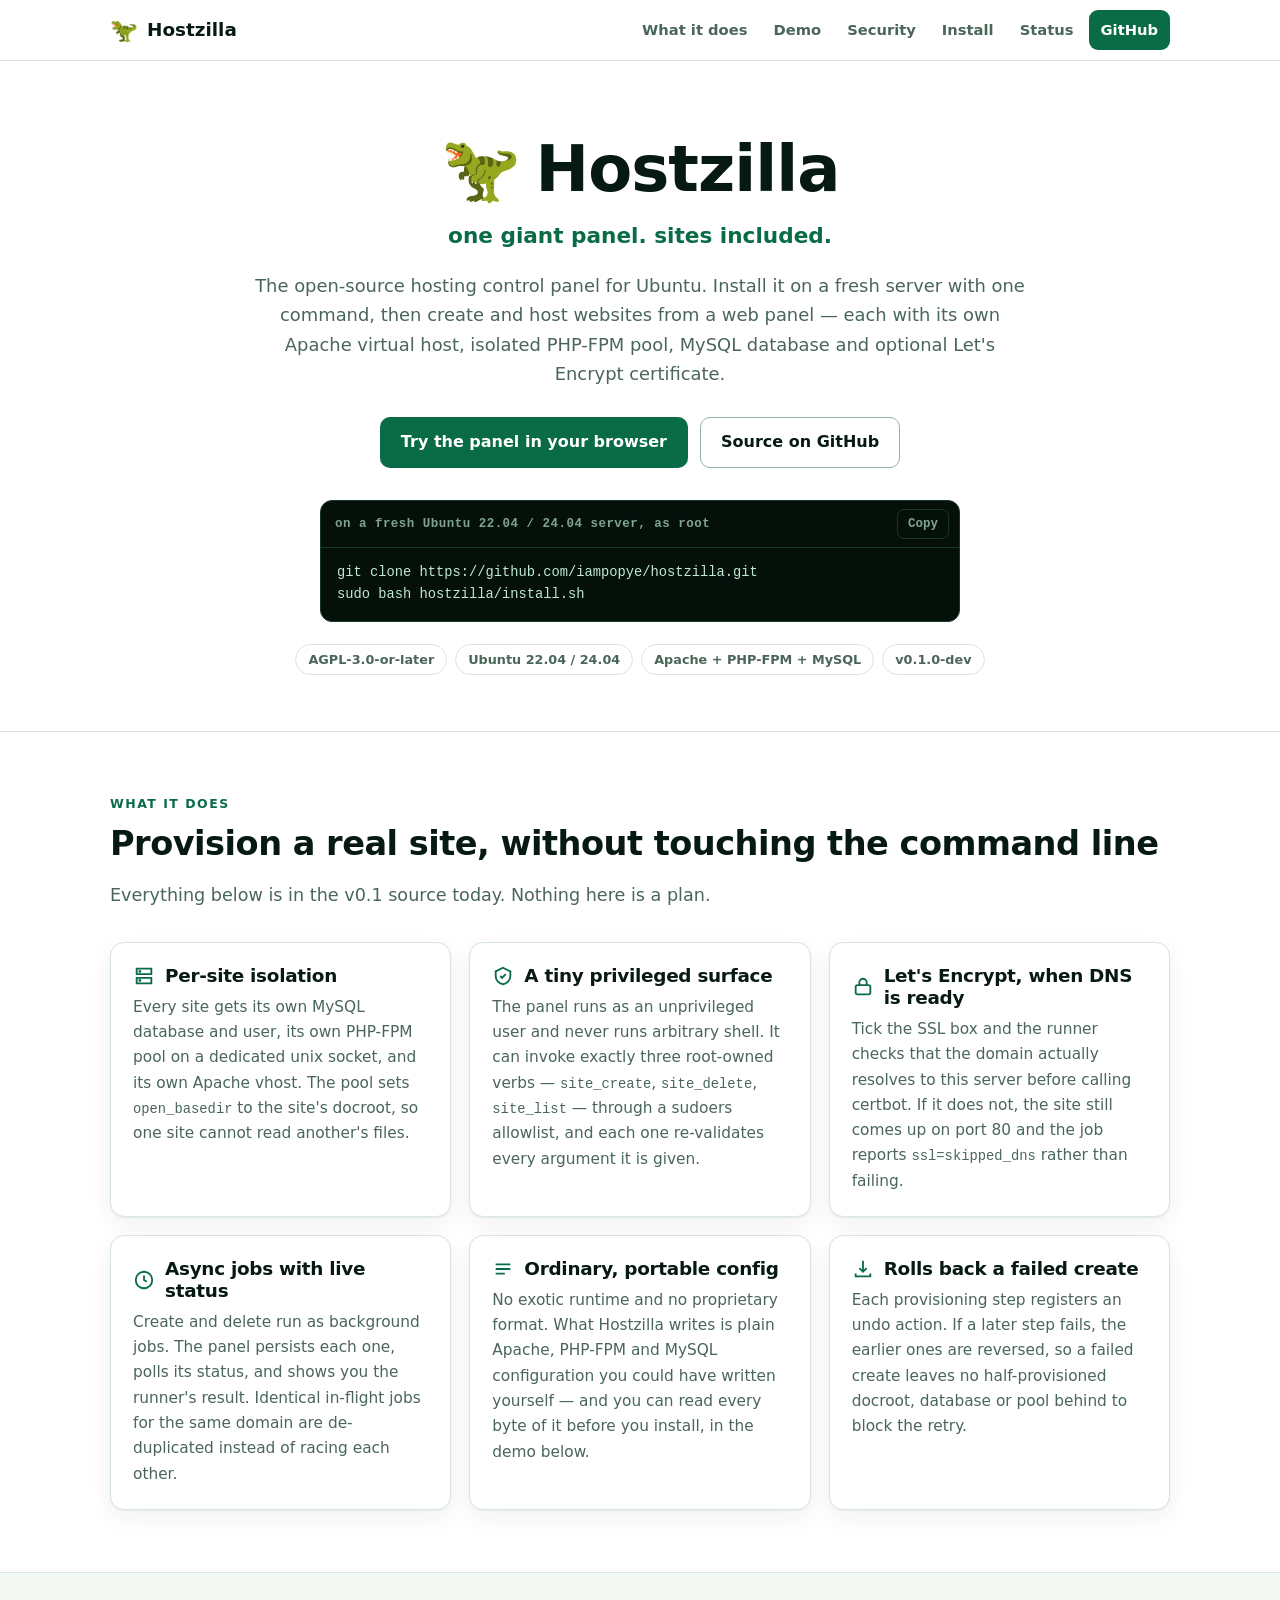
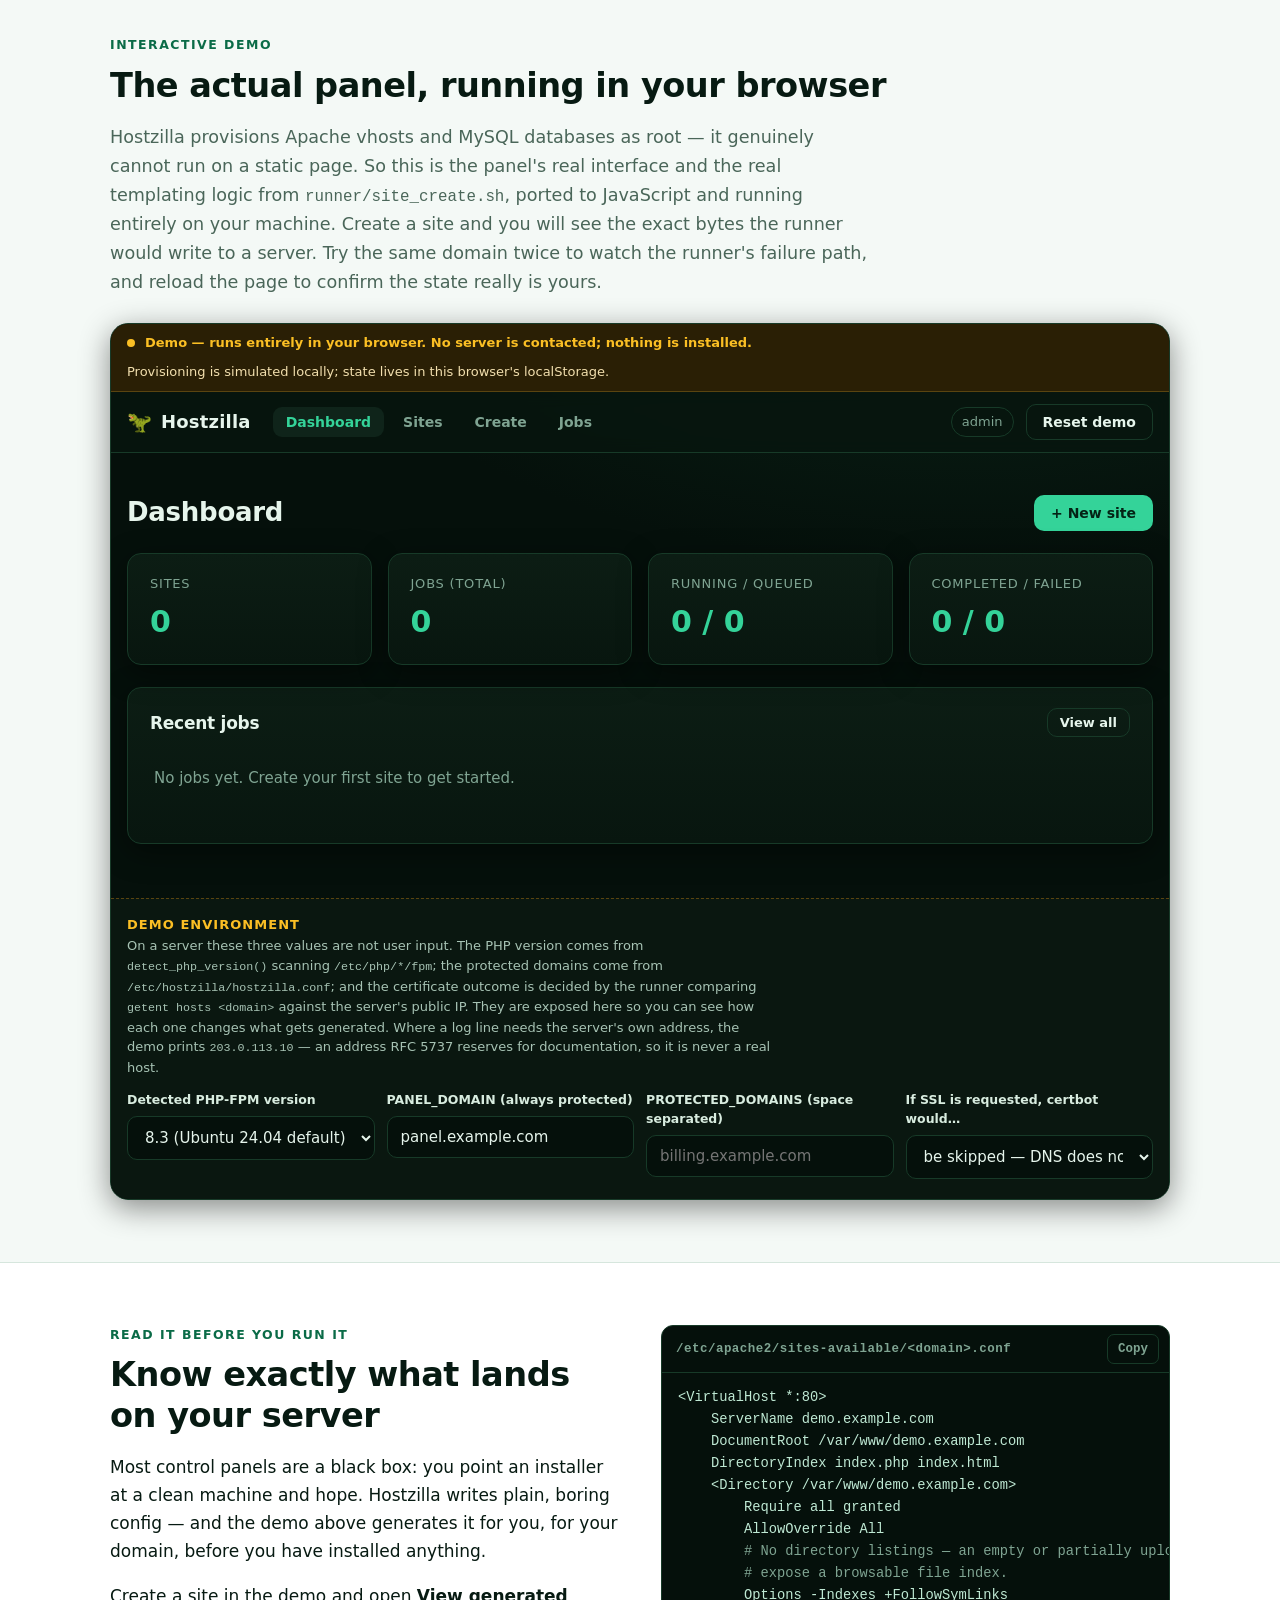
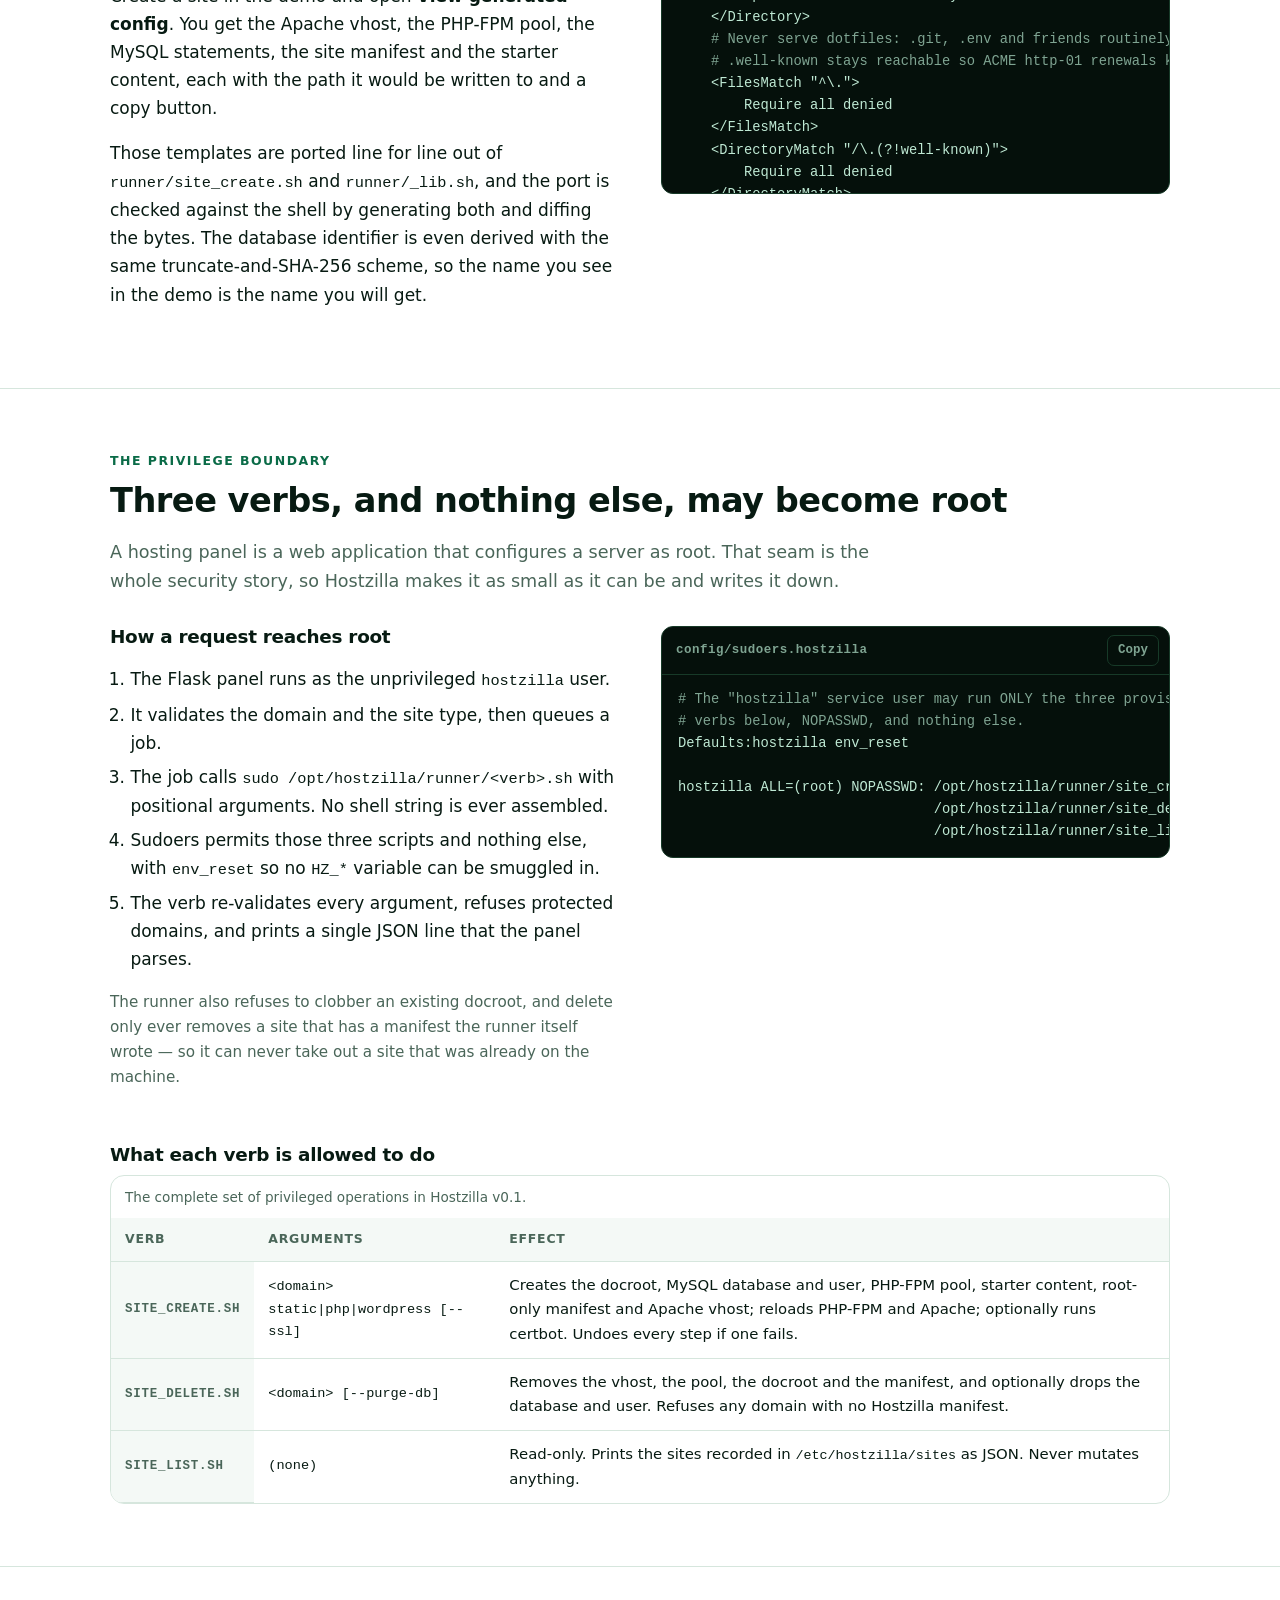
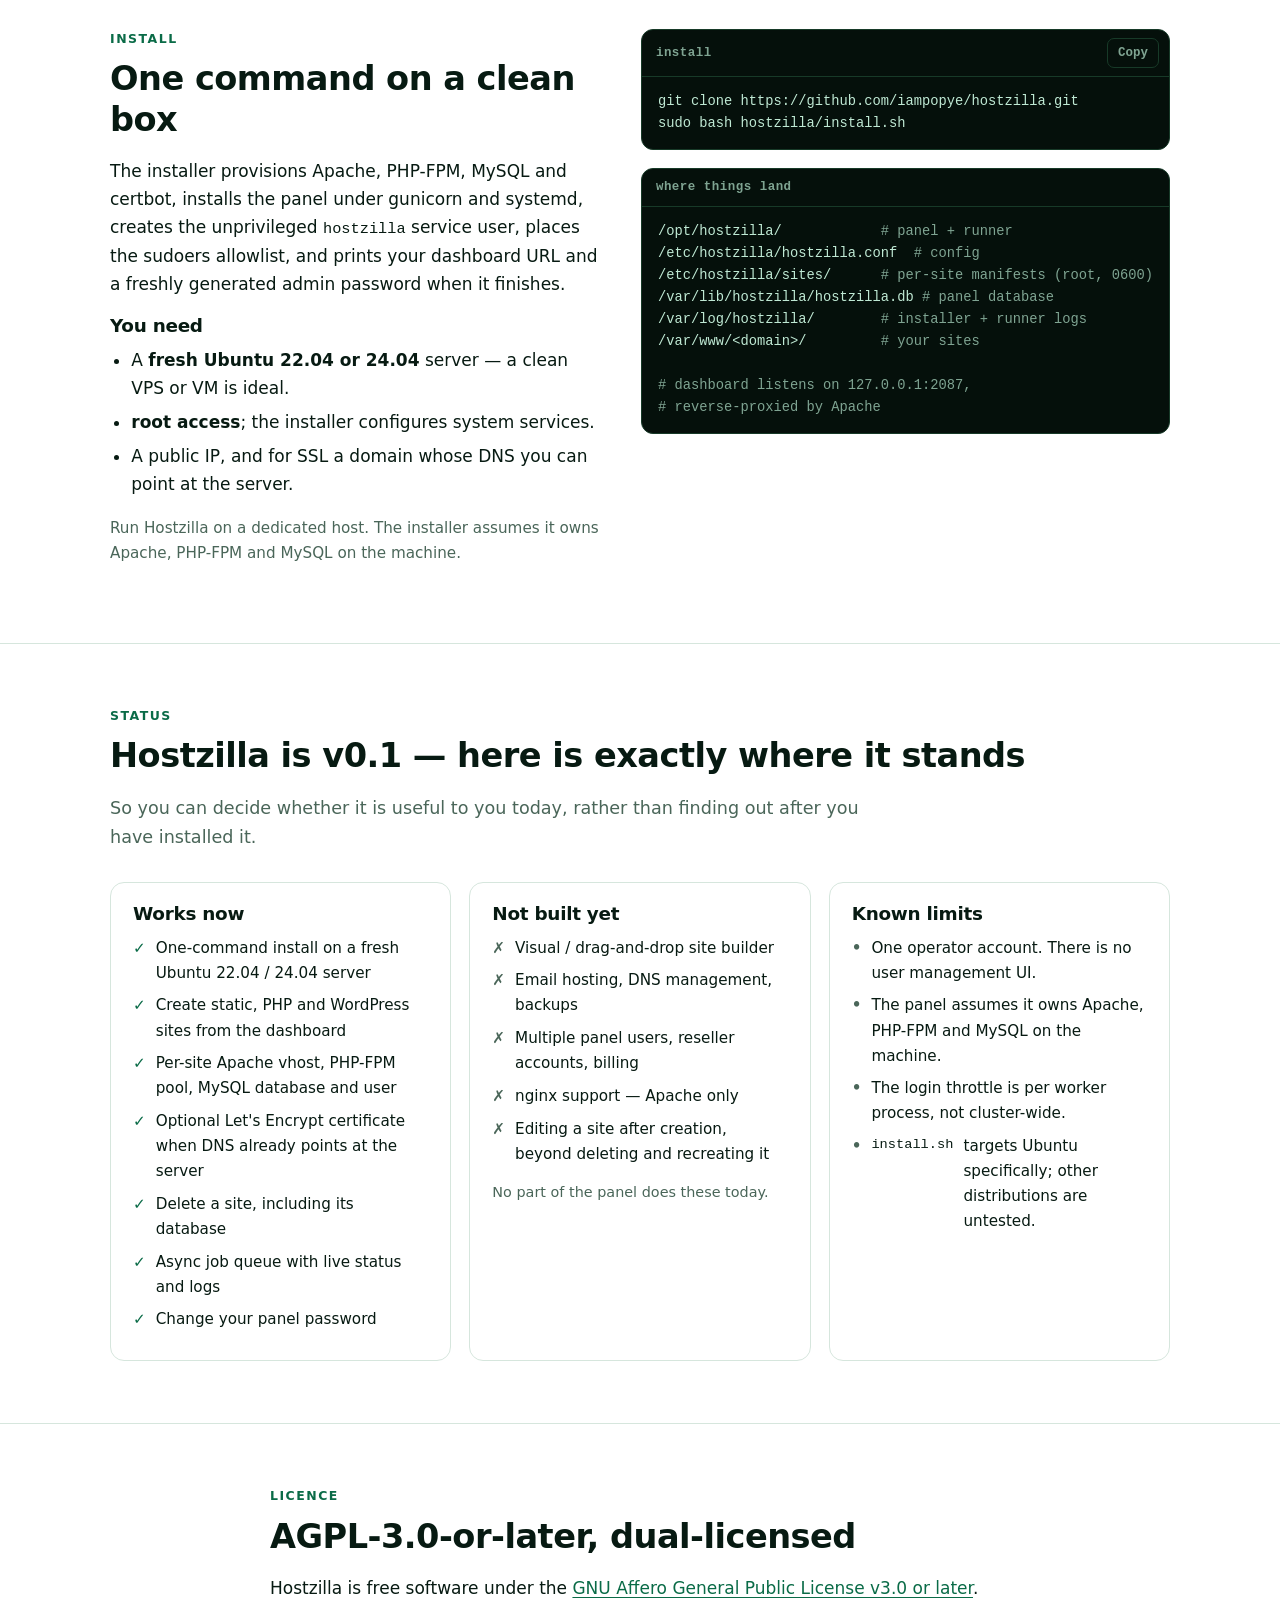
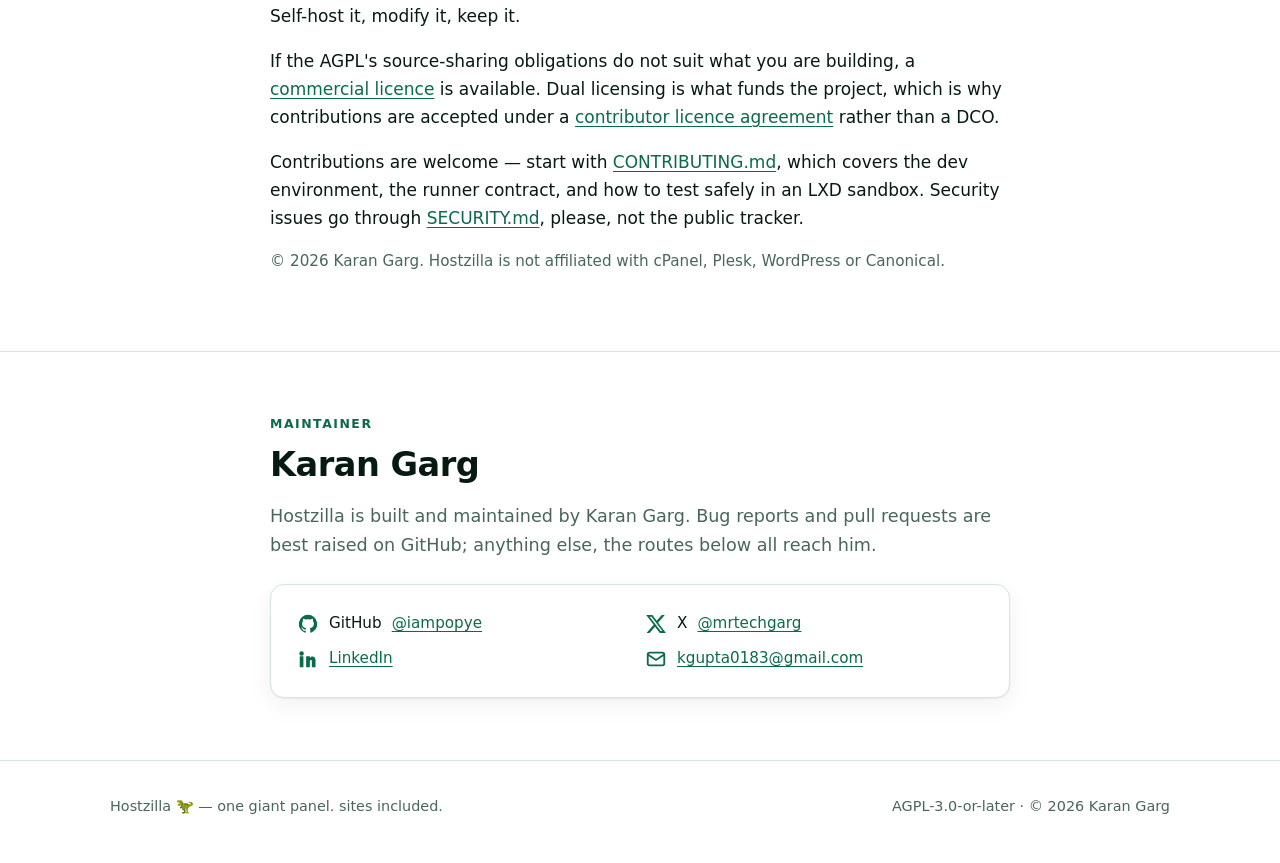
<file: docs/index.html>
<!DOCTYPE html>
<html lang="en">
<head>
<meta charset="utf-8">
<meta name="viewport" content="width=device-width, initial-scale=1">
<title>Hostzilla — the open-source hosting control panel for Ubuntu</title>
<meta name="description" content="Hostzilla is an AGPL-3.0 hosting control panel for Ubuntu. Install on a fresh server with one command, then create sites with an Apache vhost, an isolated PHP-FPM pool, a MySQL database and optional Let's Encrypt SSL — provisioned through an allowlisted privileged runner, never arbitrary shell.">
<meta name="author" content="Karan Garg">
<meta name="theme-color" content="#05100b">
<link rel="canonical" href="https://iampopye.github.io/hostzilla/">
<link rel="icon" href="data:image/svg+xml,%3Csvg%20xmlns=%22http://www.w3.org/2000/svg%22%20viewBox=%220%200%20100%20100%22%3E%3Ctext%20y=%22.9em%22%20font-size=%2290%22%3E%F0%9F%A6%96%3C/text%3E%3C/svg%3E">

<meta property="og:type" content="website">
<meta property="og:site_name" content="Hostzilla">
<meta property="og:title" content="Hostzilla — the open-source hosting control panel for Ubuntu">
<meta property="og:description" content="One command on a fresh Ubuntu server, then create and host sites from a web panel. Apache vhost, isolated PHP-FPM pool, MySQL database, optional Let's Encrypt SSL. AGPL-3.0.">
<meta property="og:url" content="https://iampopye.github.io/hostzilla/">
<meta property="og:locale" content="en">
<meta name="twitter:card" content="summary">
<meta name="twitter:title" content="Hostzilla — the open-source hosting control panel for Ubuntu">
<meta name="twitter:description" content="One command on a fresh Ubuntu server, then create and host sites from a web panel. Apache vhost, isolated PHP-FPM pool, MySQL database, optional Let's Encrypt SSL. AGPL-3.0.">
<meta name="twitter:creator" content="@mrtechgarg">

<script type="application/ld+json">
{
  "@context": "https://schema.org",
  "@type": "SoftwareApplication",
  "name": "Hostzilla",
  "alternateName": "Hostzilla control panel",
  "description": "An open-source hosting control panel for Ubuntu. Install on a fresh server with one command, then create and host websites from a web panel: each site gets an Apache virtual host, an isolated PHP-FPM pool, a MySQL database and user, and optional Let's Encrypt SSL. Provisioning runs through an allowlisted privileged shell runner rather than arbitrary shell.",
  "applicationCategory": "DeveloperApplication",
  "applicationSubCategory": "Hosting control panel",
  "operatingSystem": "Ubuntu 22.04, Ubuntu 24.04",
  "softwareVersion": "0.1.0-dev",
  "url": "https://iampopye.github.io/hostzilla/",
  "codeRepository": "https://github.com/iampopye/hostzilla",
  "license": "https://www.gnu.org/licenses/agpl-3.0.html",
  "programmingLanguage": ["Python", "Shell", "JavaScript"],
  "isAccessibleForFree": true,
  "offers": {
    "@type": "Offer",
    "price": "0",
    "priceCurrency": "USD"
  },
  "author": {
    "@type": "Person",
    "name": "Karan Garg",
    "url": "https://github.com/iampopye"
  },
  "maintainer": {
    "@type": "Person",
    "name": "Karan Garg",
    "url": "https://github.com/iampopye"
  }
}
</script>

<style>
/* ==========================================================================
   Hostzilla landing page. Entirely self-contained: no external stylesheet,
   font, script or image. System font stacks and inline SVG only.
   ========================================================================== */

/* ---- tokens: light by default, dark via prefers-color-scheme ------------ */
:root {
  --bg:          #ffffff;
  --bg-2:        #f4f9f6;
  --surface:     #ffffff;
  --line:        #d6e6dd;
  --line-strong: #93b3a3;
  --text:        #071a12;
  --muted:       #4a6659;
  --accent:      #0a6b47;
  --accent-ink:  #ffffff;
  --code-bg:     #05100b;
  --code-line:   #173a28;
  --code-text:   #bfe9d4;
  --code-muted:  #7fa492;
  --shadow:      0 1px 2px rgba(7, 26, 18, .06), 0 8px 24px rgba(7, 26, 18, .06);
  --radius:      14px;
  --sans: system-ui, -apple-system, "Segoe UI", Roboto, Helvetica, Arial, "Noto Sans", sans-serif;
  --mono: ui-monospace, SFMono-Regular, "SF Mono", Menlo, Consolas, "Liberation Mono", monospace;
}

@media (prefers-color-scheme: dark) {
  :root {
    --bg:          #05100b;
    --bg-2:        #08160f;
    --surface:     #0c1d14;
    --line:        #173a28;
    --line-strong: #2c5b42;
    --text:        #e6f5ec;
    --muted:       #7fa492;
    --accent:      #34d399;
    --accent-ink:  #042315;
    --code-bg:     #030b07;
    --shadow:      0 8px 30px rgba(0, 0, 0, .45);
  }
}

* { box-sizing: border-box; }

html { scroll-behavior: smooth; }
@media (prefers-reduced-motion: reduce) {
  html { scroll-behavior: auto; }
  *, *::before, *::after { animation-duration: .001ms !important; transition-duration: .001ms !important; }
}

body {
  margin: 0;
  background: var(--bg);
  color: var(--text);
  font-family: var(--sans);
  font-size: 17px;
  line-height: 1.65;
  -webkit-text-size-adjust: 100%;
  overflow-wrap: break-word;
}

h1, h2, h3, h4 { line-height: 1.2; margin: 0 0 .5em; font-weight: 800; letter-spacing: -.015em; }
h2 { font-size: clamp(1.5rem, 1.1rem + 1.6vw, 2.1rem); }
h3 { font-size: 1.15rem; font-weight: 700; }
p { margin: 0 0 1em; }
ul { margin: 0 0 1em; padding-left: 1.25em; }
li { margin-bottom: .35em; }

a { color: var(--accent); text-underline-offset: 3px; }
a:hover { text-decoration-thickness: 2px; }

:focus-visible {
  outline: 3px solid var(--accent);
  outline-offset: 2px;
  border-radius: 4px;
}

code, kbd, samp, pre { font-family: var(--mono); }
code { font-size: .9em; }

.wrap { max-width: 1100px; margin: 0 auto; padding: 0 20px; }
.narrow { max-width: 780px; }

.skip-link {
  position: absolute; left: -9999px; top: 0;
  background: var(--accent); color: var(--accent-ink);
  padding: 10px 16px; border-radius: 0 0 8px 0; font-weight: 700; z-index: 100;
}
.skip-link:focus { left: 0; }

.muted { color: var(--muted); }
.mono { font-family: var(--mono); }
.nowrap { white-space: nowrap; }

/* ---- site header -------------------------------------------------------- */
.site-header {
  position: sticky; top: 0; z-index: 40;
  background: color-mix(in srgb, var(--bg) 88%, transparent);
  backdrop-filter: blur(10px);
  border-bottom: 1px solid var(--line);
}
@supports not (background: color-mix(in srgb, red 50%, blue)) {
  .site-header { background: var(--bg); }
}
.header-inner {
  display: flex; align-items: center; gap: 18px;
  padding: 10px 20px; max-width: 1100px; margin: 0 auto;
}
.logo {
  display: flex; align-items: center; gap: 9px;
  font-weight: 800; font-size: 1.15rem; color: var(--text); text-decoration: none;
}
.logo .rex { font-size: 1.4rem; line-height: 1; }
.header-nav { margin-left: auto; display: flex; align-items: center; gap: 4px; flex-wrap: wrap; }
.header-nav a {
  color: var(--muted); text-decoration: none; font-size: .92rem; font-weight: 600;
  padding: 7px 11px; border-radius: 9px;
}
.header-nav a:hover { color: var(--text); background: var(--bg-2); }
.header-nav a.cta {
  color: var(--accent-ink); background: var(--accent); border: 1px solid transparent;
}
.header-nav a.cta:hover { filter: brightness(1.08); color: var(--accent-ink); }
@media (max-width: 640px) {
  .header-nav a.hide-sm { display: none; }
}

/* ---- sections ----------------------------------------------------------- */
section { padding: 62px 0; border-top: 1px solid var(--line); }
section:first-of-type { border-top: 0; }
.eyebrow {
  display: block; font-size: .78rem; font-weight: 800; letter-spacing: .12em;
  text-transform: uppercase; color: var(--accent); margin-bottom: 10px;
}
.lede { font-size: 1.1rem; color: var(--muted); max-width: 68ch; }

/* ---- hero --------------------------------------------------------------- */
.hero { padding: 70px 0 56px; text-align: center; border-top: 0; }
.hero h1 {
  font-size: clamp(2.4rem, 1.6rem + 4vw, 4rem);
  margin-bottom: .15em;
  display: flex; align-items: center; justify-content: center; gap: .25em; flex-wrap: wrap;
}
.hero .tagline {
  font-size: clamp(1.05rem, .95rem + .6vw, 1.35rem);
  font-weight: 600; color: var(--accent); margin: 0 0 .8em;
}
.hero .lede { margin: 0 auto 1.6em; font-size: 1.12rem; }
.hero-actions { display: flex; gap: 12px; justify-content: center; flex-wrap: wrap; margin-bottom: 32px; }

.btn {
  display: inline-flex; align-items: center; gap: 8px;
  border: 1px solid transparent; border-radius: 10px;
  padding: 11px 20px; font-size: 1rem; font-weight: 700;
  font-family: inherit; cursor: pointer; text-decoration: none;
}
.btn-primary { background: var(--accent); color: var(--accent-ink); }
.btn-primary:hover { filter: brightness(1.08); }
.btn-ghost { background: transparent; color: var(--text); border-color: var(--line-strong); }
.btn-ghost:hover { background: var(--bg-2); }

.pill-row { display: flex; gap: 8px; justify-content: center; flex-wrap: wrap; }
.pill {
  font-size: .8rem; font-weight: 700; color: var(--muted);
  border: 1px solid var(--line); border-radius: 999px; padding: 4px 12px;
}

/* ---- code blocks -------------------------------------------------------- */
.code {
  position: relative;
  background: var(--code-bg);
  border: 1px solid var(--code-line);
  border-radius: 12px;
  text-align: left;
  overflow: hidden;
}
.code-head {
  display: flex; align-items: center; justify-content: space-between; gap: 12px;
  padding: 8px 10px 8px 14px;
  border-bottom: 1px solid var(--code-line);
  font-size: .78rem; font-weight: 700; letter-spacing: .04em;
  color: var(--code-muted); font-family: var(--mono);
}
.code pre {
  margin: 0; padding: 14px 16px;
  overflow-x: auto;
  font-size: .86rem; line-height: 1.6;
  color: var(--code-text);
}
.code pre .c { color: var(--code-muted); }
.code pre .p { color: #34d399; }
.copy-btn {
  background: transparent; border: 1px solid var(--code-line); color: var(--code-muted);
  border-radius: 7px; padding: 4px 10px; font: inherit; font-size: .78rem; font-weight: 700;
  cursor: pointer; white-space: nowrap;
}
.copy-btn:hover { color: #d8f5e6; border-color: #2c5b42; background: rgba(52, 211, 153, .08); }
.copy-btn[data-copied="1"] { color: #34d399; border-color: #2c5b42; }
.hero .code { max-width: 640px; margin: 0 auto 22px; }

/* ---- feature grid ------------------------------------------------------- */
.grid { display: grid; gap: 18px; grid-template-columns: repeat(auto-fit, minmax(270px, 1fr)); }
.tile {
  background: var(--surface); border: 1px solid var(--line);
  border-radius: var(--radius); padding: 22px; box-shadow: var(--shadow);
}
.tile h3 { display: flex; align-items: center; gap: 10px; margin-bottom: .4em; }
.tile p:last-child { margin-bottom: 0; }
.tile p { font-size: .96rem; color: var(--muted); }
.ico { flex: none; width: 22px; height: 22px; color: var(--accent); }

/* ---- two-column split --------------------------------------------------- */
.split { display: grid; gap: 30px; grid-template-columns: 1fr; align-items: start; }
@media (min-width: 900px) { .split { grid-template-columns: 1fr 1fr; gap: 42px; } }
.split .code pre { max-height: 420px; }

/* ---- status lists ------------------------------------------------------- */
.status-grid { display: grid; gap: 18px; grid-template-columns: repeat(auto-fit, minmax(280px, 1fr)); }
.status-col { background: var(--surface); border: 1px solid var(--line); border-radius: var(--radius); padding: 20px 22px; }
.status-col h3 { margin-bottom: .6em; }
.status-col ul { list-style: none; padding: 0; margin: 0; }
.status-col li { display: flex; gap: 10px; align-items: flex-start; font-size: .95rem; margin-bottom: .5em; }
.status-col li::before { flex: none; font-weight: 800; line-height: 1.6; }
.yes li::before { content: "✓"; color: var(--accent); }
.no li::before  { content: "✗"; color: var(--muted); }
.lim li::before { content: "•"; color: var(--muted); }

/* ---- tables ------------------------------------------------------------- */
.table-scroll { overflow-x: auto; border: 1px solid var(--line); border-radius: var(--radius); }
.table-scroll table { border-collapse: collapse; width: 100%; min-width: 620px; font-size: .93rem; }
.table-scroll th, .table-scroll td { text-align: left; padding: 11px 14px; border-bottom: 1px solid var(--line); }
.table-scroll th { background: var(--bg-2); font-size: .78rem; text-transform: uppercase; letter-spacing: .06em; color: var(--muted); }
.table-scroll tr:last-child td { border-bottom: 0; }
.table-scroll td.mono { font-size: .85rem; }

/* ---- contact ------------------------------------------------------------ */
.contact-card {
  background: var(--surface); border: 1px solid var(--line);
  border-radius: var(--radius); padding: 26px; box-shadow: var(--shadow);
}
.contact-list { list-style: none; padding: 0; margin: 0; display: grid; gap: 10px; grid-template-columns: repeat(auto-fit, minmax(230px, 1fr)); }
.contact-list li { display: flex; align-items: center; gap: 10px; margin: 0; font-size: .95rem; }

/* ---- footer ------------------------------------------------------------- */
.site-footer {
  border-top: 1px solid var(--line); padding: 34px 0 44px;
  color: var(--muted); font-size: .9rem;
}
.site-footer .wrap { display: flex; gap: 14px; flex-wrap: wrap; justify-content: space-between; align-items: center; }

/* ==========================================================================
   DEMO
   The block below is panel/static/hostzilla.css, scoped under .hzp so the
   demo really is the product's interface rather than a lookalike. The panel
   ships a single dark theme, so the demo stays dark in both page themes —
   showing it in an invented light theme would misrepresent the software.
   ========================================================================== */
.demo-shell { background: var(--bg-2); border-top: 1px solid var(--line); }

.hzp {
  --bg:        #05100b;
  --bg-2:      #08160f;
  --panel:     #0c1d14;
  --panel-2:   #0f241a;
  --line:      #173a28;
  --emerald:   #34d399;
  --emerald-2: #10b981;
  --emerald-dim: #1f6f51;
  --text:      #e6f5ec;
  --muted:     #7fa492;
  --danger:    #f87171;
  --danger-bg: #2a1212;
  --warn:      #fbbf24;
  --radius:    14px;
  --shadow:    0 8px 30px rgba(0,0,0,.45);

  background: radial-gradient(1200px 600px at 80% -10%, #0a2418 0%, var(--bg) 55%);
  color: var(--text);
  font-family: var(--sans);
  font-size: 15px;
  line-height: 1.5;
  border: 1px solid var(--line);
  border-radius: 18px;
  overflow: hidden;
  box-shadow: var(--shadow);
}
.hzp * { box-sizing: border-box; }
.hzp a { color: var(--emerald); text-decoration: none; }
.hzp a:hover { text-decoration: underline; }
.hzp :focus-visible { outline: 3px solid var(--emerald); outline-offset: 2px; }
.hzp .mono, .hzp .log, .hzp pre { font-family: var(--mono); }
.hzp .muted { color: var(--muted); }
.hzp .error-text { color: var(--danger); }
.hzp .right { text-align: right; }
.hzp .hidden { display: none !important; }

/* ---- honesty badge: pinned to the top of the panel, always on screen ---- */
.hz-honesty {
  position: sticky; top: 0; z-index: 30;
  display: flex; align-items: center; gap: 10px; flex-wrap: wrap;
  padding: 9px 16px;
  background: #2a1f05;
  border-bottom: 1px solid #5a4410;
  color: #fbbf24;
  font-size: 13px; font-weight: 700;
}
.hz-honesty .dot { flex: none; width: 8px; height: 8px; border-radius: 50%; background: #fbbf24; }
.hz-honesty span.detail { font-weight: 500; color: #f2dfae; }

/* ---- top nav ---- */
.hzp .topnav {
  background: rgba(8, 22, 15, .85);
  backdrop-filter: blur(8px);
  border-bottom: 1px solid var(--line);
}
.hzp .nav-inner { display: flex; align-items: center; gap: 22px; padding: 12px 16px; flex-wrap: wrap; }
.hzp .brand { display: flex; align-items: center; gap: 9px; font-weight: 800; font-size: 18px; color: var(--text); }
.hzp .brand-text { letter-spacing: .2px; }
.hzp .rex { font-size: 20px; }
.hzp .nav-links { display: flex; gap: 6px; flex-wrap: wrap; }
.hzp .nav-links button {
  color: var(--muted); padding: 7px 13px; border-radius: 9px;
  font-weight: 600; font-size: 14px; background: transparent; border: 0;
  font-family: inherit; cursor: pointer;
}
.hzp .nav-links button:hover { color: var(--text); background: var(--panel); }
.hzp .nav-links button[aria-current="page"] { color: var(--emerald); background: var(--panel-2); }
.hzp .logout-form { margin-left: auto; display: flex; align-items: center; gap: 12px; }
.hzp .user-chip { color: var(--muted); font-size: 13px; padding: 4px 10px; border: 1px solid var(--line); border-radius: 999px; }

/* ---- layout ---- */
.hzp .container { padding: 24px 16px 34px; }
.hzp .page-head { display: flex; align-items: center; justify-content: space-between; gap: 12px; margin-bottom: 22px; flex-wrap: wrap; }
.hzp .page-head h1 { margin: 0; font-size: 26px; font-weight: 800; letter-spacing: -.01em; }
.hzp h2 { font-weight: 700; }
.hzp .sub { margin-top: 26px; margin-bottom: 8px; font-size: 15px; color: var(--muted); text-transform: uppercase; letter-spacing: .08em; }

/* ---- cards ---- */
.hzp .card {
  background: linear-gradient(180deg, var(--panel) 0%, var(--bg-2) 100%);
  border: 1px solid var(--line); border-radius: var(--radius);
  padding: 20px 22px; box-shadow: var(--shadow); margin-bottom: 20px;
}
.hzp .card-head { display: flex; align-items: center; justify-content: space-between; gap: 10px; margin-bottom: 12px; flex-wrap: wrap; }
.hzp .card-head h2 { margin: 0; font-size: 17px; }
.hzp .form-card { max-width: 560px; }

/* ---- stats ---- */
.hzp .stat-grid { display: grid; grid-template-columns: repeat(auto-fit, minmax(180px, 1fr)); gap: 16px; margin-bottom: 22px; }
.hzp .stat { display: flex; flex-direction: column; gap: 6px; margin-bottom: 0; }
.hzp .stat-label { color: var(--muted); font-size: 13px; text-transform: uppercase; letter-spacing: .06em; }
.hzp .stat-value { font-size: 30px; font-weight: 800; color: var(--emerald); }
.hzp .stat-sub { font-size: 12px; }

/* ---- tables ---- */
.hzp .table-wrap { overflow-x: auto; }
.hzp .table { width: 100%; border-collapse: collapse; min-width: 560px; }
.hzp .table th, .hzp .table td { text-align: left; padding: 11px 12px; border-bottom: 1px solid var(--line); }
.hzp .table th { color: var(--muted); font-size: 12px; text-transform: uppercase; letter-spacing: .06em; font-weight: 600; }
.hzp .table tbody tr:hover { background: rgba(52, 211, 153, .04); }
.hzp .table td.right { text-align: right; }
.hzp .empty { padding: 18px 4px; }

/* ---- badges ---- */
.hzp .badge { display: inline-block; padding: 3px 10px; border-radius: 999px; font-size: 12px; font-weight: 700; border: 1px solid transparent; }
.hzp .badge-ok, .hzp .badge-active { background: rgba(52,211,153,.14); color: var(--emerald); border-color: var(--emerald-dim); }
.hzp .badge-queued { background: rgba(251,191,36,.12); color: var(--warn); border-color: #5a4410; }
.hzp .badge-running { background: rgba(52,211,153,.12); color: #6ee7b7; border-color: var(--emerald-dim); }
.hzp .badge-error { background: var(--danger-bg); color: var(--danger); border-color: #5a1d1d; }
.hzp .badge-type { background: var(--panel-2); color: var(--text); border-color: var(--line); }
.hzp .badge-muted { background: transparent; color: var(--muted); border-color: var(--line); }

/* ---- forms ---- */
.hzp .stack { display: flex; flex-direction: column; gap: 16px; }
.hzp label { display: flex; flex-direction: column; gap: 6px; font-weight: 600; font-size: 14px; }
.hzp label.check { flex-direction: row; align-items: center; gap: 10px; font-weight: 500; }
.hzp input[type=text], .hzp select {
  width: 100%; background: var(--bg); border: 1px solid var(--line); border-radius: 10px;
  color: var(--text); padding: 11px 13px; font-size: 15px; font-family: inherit; outline: none;
}
.hzp input:focus, .hzp select:focus { border-color: var(--emerald); box-shadow: 0 0 0 3px rgba(52,211,153,.15); }
.hzp input[type=checkbox] { width: 18px; height: 18px; accent-color: var(--emerald); }
.hzp label small { font-weight: 400; }
.hzp .form-actions { display: flex; justify-content: flex-end; gap: 10px; margin-top: 6px; flex-wrap: wrap; }

/* ---- buttons ---- */
.hzp .btn {
  display: inline-block; border: 1px solid transparent; border-radius: 10px;
  padding: 9px 16px; font-size: 14px; font-weight: 700; cursor: pointer;
  font-family: inherit; text-decoration: none;
}
.hzp .btn:hover { text-decoration: none; }
.hzp .btn:active { transform: translateY(1px); }
.hzp .btn-sm { padding: 6px 12px; font-size: 13px; }
.hzp .btn-primary { background: var(--emerald); color: #042315; }
.hzp .btn-primary:hover { background: var(--emerald-2); }
.hzp .btn-ghost { background: transparent; color: var(--text); border-color: var(--line); }
.hzp .btn-ghost:hover { background: var(--panel); }
.hzp .btn-danger { background: transparent; color: var(--danger); border-color: #5a1d1d; }
.hzp .btn-danger:hover { background: var(--danger-bg); }
.hzp .btn[disabled] { opacity: .5; cursor: not-allowed; }

/* ---- flash ---- */
.hzp .flash-stack { display: flex; flex-direction: column; gap: 10px; margin-bottom: 18px; }
.hzp .flash { padding: 11px 14px; border-radius: 10px; font-size: 14px; border: 1px solid var(--line); }
.hzp .flash-ok { background: rgba(52,211,153,.1); color: var(--emerald); border-color: var(--emerald-dim); }
.hzp .flash-error { background: var(--danger-bg); color: var(--danger); border-color: #5a1d1d; }

/* ---- key/value + logs ---- */
.hzp .kv { display: grid; grid-template-columns: repeat(auto-fit, minmax(170px, 1fr)); gap: 12px; margin: 0; }
.hzp .kv > div { display: flex; flex-direction: column; gap: 3px; min-width: 0; }
.hzp .kv dt { color: var(--muted); font-size: 12px; text-transform: uppercase; letter-spacing: .05em; }
.hzp .kv dd { margin: 0; overflow-wrap: anywhere; }
.hzp .log {
  background: #030b07; border: 1px solid var(--line); border-radius: 10px;
  padding: 14px; font-size: 13px; color: #bfe9d4;
  white-space: pre; word-break: normal;
  max-height: 320px; overflow: auto; margin: 0;
}
.hzp .log.wrap-lines { white-space: pre-wrap; word-break: break-word; }
.hzp .live-hint { display: flex; align-items: center; gap: 8px; margin-top: 16px; font-size: 13px; }
.hzp .spinner {
  width: 13px; height: 13px; border: 2px solid var(--emerald-dim); border-top-color: var(--emerald);
  border-radius: 50%; display: inline-block; animation: hzspin .8s linear infinite;
}
@keyframes hzspin { to { transform: rotate(360deg); } }

/* ---- demo-only scaffolding (visually distinct from the product UI) ------ */
.hz-scaffold {
  border-top: 1px dashed #5a4410;
  background: #0a1710;
  padding: 18px 16px 20px;
  font-size: 13.5px;
}
.hz-scaffold h3 { color: #fbbf24; font-size: 13px; text-transform: uppercase; letter-spacing: .08em; margin: 0 0 4px; }
.hz-scaffold p { color: #a7c3b4; margin: 0 0 14px; max-width: 78ch; font-size: 13px; }
.hz-scaffold .fields { display: grid; gap: 12px; grid-template-columns: repeat(auto-fit, minmax(200px, 1fr)); }
.hz-scaffold label { color: #d8ecdf; font-size: 12.5px; }

/* ---- generated-config viewer ---- */
.cfg-tabs { display: flex; gap: 6px; flex-wrap: wrap; margin-bottom: 12px; }
.cfg-tabs button {
  background: transparent; border: 1px solid var(--line); color: var(--muted);
  border-radius: 9px; padding: 6px 12px; font: inherit; font-size: 13px; font-weight: 700; cursor: pointer;
}
.cfg-tabs button:hover { color: var(--text); background: var(--panel); }
.cfg-tabs button[aria-selected="true"] { color: var(--emerald); background: var(--panel-2); border-color: var(--emerald-dim); }
.cfg-path {
  display: flex; align-items: center; justify-content: space-between; gap: 12px; flex-wrap: wrap;
  font-family: var(--mono); font-size: 12.5px; color: var(--muted); margin-bottom: 8px;
}
.cfg-note { font-size: 12.5px; color: var(--muted); margin: 10px 0 0; }
</style>
</head>
<body>

<a class="skip-link" href="#main">Skip to content</a>

<header class="site-header">
  <div class="header-inner">
    <a class="logo" href="#top"><span class="rex" aria-hidden="true">🦖</span> Hostzilla</a>
    <nav class="header-nav" aria-label="Primary">
      <a href="#what" class="hide-sm">What it does</a>
      <a href="#demo">Demo</a>
      <a href="#boundary" class="hide-sm">Security</a>
      <a href="#install">Install</a>
      <a href="#status" class="hide-sm">Status</a>
      <a class="cta" href="https://github.com/iampopye/hostzilla">GitHub</a>
    </nav>
  </div>
</header>

<main id="main">

<!-- ===================== HERO ===================== -->
<section class="hero" id="top">
  <div class="wrap">
    <h1><span aria-hidden="true">🦖</span> Hostzilla</h1>
    <p class="tagline">one giant panel. sites included.</p>
    <p class="lede">
      The open-source hosting control panel for Ubuntu. Install it on a fresh server with one
      command, then create and host websites from a web panel — each with its own Apache virtual
      host, isolated PHP-FPM pool, MySQL database and optional Let's Encrypt certificate.
    </p>

    <div class="hero-actions">
      <a class="btn btn-primary" href="#demo">Try the panel in your browser</a>
      <a class="btn btn-ghost" href="https://github.com/iampopye/hostzilla">Source on GitHub</a>
    </div>

    <div class="code">
      <div class="code-head">
        <span>on a fresh Ubuntu 22.04 / 24.04 server, as root</span>
        <button class="copy-btn" type="button" data-copy-target="install-cmd">Copy</button>
      </div>
<pre id="install-cmd">git clone https://github.com/iampopye/hostzilla.git
sudo bash hostzilla/install.sh</pre>
    </div>

    <div class="pill-row">
      <span class="pill">AGPL-3.0-or-later</span>
      <span class="pill">Ubuntu 22.04 / 24.04</span>
      <span class="pill">Apache + PHP-FPM + MySQL</span>
      <span class="pill">v0.1.0-dev</span>
    </div>
  </div>
</section>

<!-- ===================== WHAT IT DOES ===================== -->
<section id="what">
  <div class="wrap">
    <span class="eyebrow">What it does</span>
    <h2>Provision a real site, without touching the command line</h2>
    <p class="lede" style="margin-bottom: 32px;">
      Everything below is in the v0.1 source today. Nothing here is a plan.
    </p>

    <div class="grid">
      <article class="tile">
        <h3><svg class="ico" viewBox="0 0 24 24" fill="none" stroke="currentColor" stroke-width="2" aria-hidden="true"><path d="M4 4h16v6H4zM4 14h16v6H4z"/><circle cx="7.5" cy="7" r=".6" fill="currentColor"/><circle cx="7.5" cy="17" r=".6" fill="currentColor"/></svg> Per-site isolation</h3>
        <p>
          Every site gets its own MySQL database and user, its own PHP-FPM pool on a dedicated
          unix socket, and its own Apache vhost. The pool sets <code>open_basedir</code> to the
          site's docroot, so one site cannot read another's files.
        </p>
      </article>

      <article class="tile">
        <h3><svg class="ico" viewBox="0 0 24 24" fill="none" stroke="currentColor" stroke-width="2" aria-hidden="true"><path d="M12 3l8 4v5c0 4.4-3.4 8.2-8 9-4.6-.8-8-4.6-8-9V7z"/><path d="M9 12l2 2 4-4"/></svg> A tiny privileged surface</h3>
        <p>
          The panel runs as an unprivileged user and never runs arbitrary shell. It can invoke
          exactly three root-owned verbs — <code>site_create</code>, <code>site_delete</code>,
          <code>site_list</code> — through a sudoers allowlist, and each one re-validates every
          argument it is given.
        </p>
      </article>

      <article class="tile">
        <h3><svg class="ico" viewBox="0 0 24 24" fill="none" stroke="currentColor" stroke-width="2" aria-hidden="true"><rect x="4" y="10" width="16" height="10" rx="2"/><path d="M8 10V7a4 4 0 018 0v3"/></svg> Let's Encrypt, when DNS is ready</h3>
        <p>
          Tick the SSL box and the runner checks that the domain actually resolves to this server
          before calling certbot. If it does not, the site still comes up on port 80 and the job
          reports <code>ssl=skipped_dns</code> rather than failing.
        </p>
      </article>

      <article class="tile">
        <h3><svg class="ico" viewBox="0 0 24 24" fill="none" stroke="currentColor" stroke-width="2" aria-hidden="true"><path d="M3 12a9 9 0 1018 0 9 9 0 10-18 0"/><path d="M12 7v5l3 2"/></svg> Async jobs with live status</h3>
        <p>
          Create and delete run as background jobs. The panel persists each one, polls its status,
          and shows you the runner's result. Identical in-flight jobs for the same domain are
          de-duplicated instead of racing each other.
        </p>
      </article>

      <article class="tile">
        <h3><svg class="ico" viewBox="0 0 24 24" fill="none" stroke="currentColor" stroke-width="2" aria-hidden="true"><path d="M4 7h16M4 12h16M4 17h10"/></svg> Ordinary, portable config</h3>
        <p>
          No exotic runtime and no proprietary format. What Hostzilla writes is plain Apache,
          PHP-FPM and MySQL configuration you could have written yourself — and you can read every
          byte of it before you install, in the demo below.
        </p>
      </article>

      <article class="tile">
        <h3><svg class="ico" viewBox="0 0 24 24" fill="none" stroke="currentColor" stroke-width="2" aria-hidden="true"><path d="M12 3v12"/><path d="M8 11l4 4 4-4"/><path d="M4 17v3h16v-3"/></svg> Rolls back a failed create</h3>
        <p>
          Each provisioning step registers an undo action. If a later step fails, the earlier ones
          are reversed, so a failed create leaves no half-provisioned docroot, database or pool
          behind to block the retry.
        </p>
      </article>
    </div>
  </div>
</section>

<!-- ===================== DEMO ===================== -->
<section id="demo" class="demo-shell">
  <div class="wrap">
    <span class="eyebrow">Interactive demo</span>
    <h2>The actual panel, running in your browser</h2>
    <p class="lede" style="margin-bottom: 26px;">
      Hostzilla provisions Apache vhosts and MySQL databases as root — it genuinely cannot run on
      a static page. So this is the panel's real interface and the real templating logic from
      <code>runner/site_create.sh</code>, ported to JavaScript and running entirely on your
      machine. Create a site and you will see the exact bytes the runner would write to a server.
      Try the same domain twice to watch the runner's failure path, and reload the page to confirm
      the state really is yours.
    </p>

    <div class="hzp" id="hz-demo">
      <!-- Honesty badge. Sticky, so it stays on screen for as long as any part of
           the demo is. Nothing in this demo contacts a server. -->
      <div class="hz-honesty" role="status">
        <span class="dot" aria-hidden="true"></span>
        <strong>Demo — runs entirely in your browser. No server is contacted; nothing is installed.</strong>
        <span class="detail">Provisioning is simulated locally; state lives in this browser's localStorage.</span>
      </div>

      <header class="topnav">
        <div class="nav-inner">
          <span class="brand"><span class="rex" aria-hidden="true">🦖</span> <span class="brand-text">Hostzilla</span></span>
          <nav class="nav-links" aria-label="Demo panel">
            <button type="button" data-view="dashboard">Dashboard</button>
            <button type="button" data-view="sites">Sites</button>
            <button type="button" data-view="create">Create</button>
            <button type="button" data-view="jobs">Jobs</button>
          </nav>
          <div class="logout-form">
            <span class="user-chip">admin</span>
            <button type="button" class="btn btn-ghost" id="hz-reset">Reset demo</button>
          </div>
        </div>
      </header>

      <div class="container">
        <div class="flash-stack" id="hz-flash" role="status"></div>
        <div id="hz-view"></div>
      </div>

      <!-- Demo-only scaffolding. Deliberately styled apart from the panel UI:
           on a real server these values come from the machine itself. -->
      <div class="hz-scaffold">
        <h3>Demo environment</h3>
        <p>
          On a server these three values are not user input. The PHP version comes from
          <code>detect_php_version()</code> scanning <code>/etc/php/*/fpm</code>; the protected
          domains come from <code>/etc/hostzilla/hostzilla.conf</code>; and the certificate
          outcome is decided by the runner comparing <code>getent hosts &lt;domain&gt;</code>
          against the server's public IP. They are exposed here so you can see how each one
          changes what gets generated. Where a log line needs the server's own address, the demo
          prints <code>203.0.113.10</code> — an address RFC 5737 reserves for documentation, so it
          is never a real host.
        </p>
        <div class="fields">
          <label>
            <span>Detected PHP-FPM version</span>
            <select id="hz-phpver">
              <option value="8.1">8.1 (Ubuntu 22.04 default)</option>
              <option value="8.3" selected>8.3 (Ubuntu 24.04 default)</option>
              <option value="8.4">8.4</option>
            </select>
          </label>
          <label>
            <span>PANEL_DOMAIN (always protected)</span>
            <input type="text" id="hz-paneldomain" value="panel.example.com" autocomplete="off" spellcheck="false">
          </label>
          <label>
            <span>PROTECTED_DOMAINS (space separated)</span>
            <input type="text" id="hz-protected" value="" placeholder="billing.example.com" autocomplete="off" spellcheck="false">
          </label>
          <label>
            <span>If SSL is requested, certbot would…</span>
            <select id="hz-sslmode">
              <option value="active">succeed — DNS resolves here</option>
              <option value="failed">fail — DNS resolves here, certbot errors</option>
              <option value="skipped_dns" selected>be skipped — DNS does not resolve here</option>
            </select>
          </label>
        </div>
      </div>
    </div>

    <noscript>
      <p class="lede" style="margin-top:20px">
        This demo needs JavaScript, because it runs the provisioning logic locally in your browser.
        With JavaScript off there is nothing to fall back to — no server is involved at any point.
        The generated configuration it produces is templated by
        <code>runner/site_create.sh</code>, which you can read in the repository.
      </p>
    </noscript>
  </div>
</section>

<!-- ===================== KNOW BEFORE YOU INSTALL ===================== -->
<section id="generated">
  <div class="wrap">
    <div class="split">
      <div>
        <span class="eyebrow">Read it before you run it</span>
        <h2>Know exactly what lands on your server</h2>
        <p>
          Most control panels are a black box: you point an installer at a clean machine and hope.
          Hostzilla writes plain, boring config — and the demo above generates it for you, for your
          domain, before you have installed anything.
        </p>
        <p>
          Create a site in the demo and open <strong>View generated config</strong>. You get the
          Apache vhost, the PHP-FPM pool, the MySQL statements, the site manifest and the starter
          content, each with the path it would be written to and a copy button.
        </p>
        <p>
          Those templates are ported line for line out of <code>runner/site_create.sh</code> and
          <code>runner/_lib.sh</code>, and the port is checked against the shell by generating both
          and diffing the bytes. The database identifier is even derived with the same
          truncate-and-SHA-256 scheme, so the name you see in the demo is the name you will get.
        </p>
      </div>
      <div class="code">
        <div class="code-head">
          <span>/etc/apache2/sites-available/&lt;domain&gt;.conf</span>
          <button class="copy-btn" type="button" data-copy-target="sample-vhost">Copy</button>
        </div>
<pre id="sample-vhost">&lt;VirtualHost *:80&gt;
    ServerName demo.example.com
    DocumentRoot /var/www/demo.example.com
    DirectoryIndex index.php index.html
    &lt;Directory /var/www/demo.example.com&gt;
        Require all granted
        AllowOverride All
        <span class="c"># No directory listings — an empty or partially uploaded site must not</span>
        <span class="c"># expose a browsable file index.</span>
        Options -Indexes +FollowSymLinks
    &lt;/Directory&gt;
    <span class="c"># Never serve dotfiles: .git, .env and friends routinely leak credentials.</span>
    <span class="c"># .well-known stays reachable so ACME http-01 renewals keep working.</span>
    &lt;FilesMatch "^\."&gt;
        Require all denied
    &lt;/FilesMatch&gt;
    &lt;DirectoryMatch "/\.(?!well-known)"&gt;
        Require all denied
    &lt;/DirectoryMatch&gt;
    &lt;FilesMatch \.php$&gt;
        SetHandler "proxy:unix:/run/php/hz-demo.example.com.sock|fcgi://localhost"
    &lt;/FilesMatch&gt;
    ErrorLog  ${APACHE_LOG_DIR}/demo.example.com-error.log
    CustomLog ${APACHE_LOG_DIR}/demo.example.com-access.log combined
&lt;/VirtualHost&gt;</pre>
      </div>
    </div>
  </div>
</section>

<!-- ===================== PRIVILEGE BOUNDARY ===================== -->
<section id="boundary">
  <div class="wrap">
    <span class="eyebrow">The privilege boundary</span>
    <h2>Three verbs, and nothing else, may become root</h2>
    <p class="lede" style="margin-bottom: 30px;">
      A hosting panel is a web application that configures a server as root. That seam is the whole
      security story, so Hostzilla makes it as small as it can be and writes it down.
    </p>

    <div class="split">
      <div>
        <h3>How a request reaches root</h3>
        <ol style="padding-left:1.2em">
          <li>The Flask panel runs as the unprivileged <code>hostzilla</code> user.</li>
          <li>It validates the domain and the site type, then queues a job.</li>
          <li>The job calls <code>sudo /opt/hostzilla/runner/&lt;verb&gt;.sh</code> with positional
              arguments. No shell string is ever assembled.</li>
          <li>Sudoers permits those three scripts and nothing else, with
              <code>env_reset</code> so no <code>HZ_*</code> variable can be smuggled in.</li>
          <li>The verb re-validates every argument, refuses protected domains, and prints a single
              JSON line that the panel parses.</li>
        </ol>
        <p class="muted" style="font-size:.95rem">
          The runner also refuses to clobber an existing docroot, and delete only ever removes a
          site that has a manifest the runner itself wrote — so it can never take out a site that
          was already on the machine.
        </p>
      </div>
      <div class="code">
        <div class="code-head">
          <span>config/sudoers.hostzilla</span>
          <button class="copy-btn" type="button" data-copy-target="sudoers">Copy</button>
        </div>
<pre id="sudoers"><span class="c"># The "hostzilla" service user may run ONLY the three provisioning</span>
<span class="c"># verbs below, NOPASSWD, and nothing else.</span>
Defaults:hostzilla env_reset

hostzilla ALL=(root) NOPASSWD: /opt/hostzilla/runner/site_create.sh *, \
                               /opt/hostzilla/runner/site_delete.sh *, \
                               /opt/hostzilla/runner/site_list.sh</pre>
      </div>
    </div>

    <h3 style="margin-top:38px">What each verb is allowed to do</h3>
    <div class="table-scroll">
      <table>
        <caption class="muted" style="text-align:left;padding:10px 14px;font-size:.85rem">
          The complete set of privileged operations in Hostzilla v0.1.
        </caption>
        <thead>
          <tr><th scope="col">Verb</th><th scope="col">Arguments</th><th scope="col">Effect</th></tr>
        </thead>
        <tbody>
          <tr>
            <th scope="row" class="mono">site_create.sh</th>
            <td class="mono">&lt;domain&gt; static|php|wordpress [--ssl]</td>
            <td>Creates the docroot, MySQL database and user, PHP-FPM pool, starter content, root-only manifest and Apache vhost; reloads PHP-FPM and Apache; optionally runs certbot. Undoes every step if one fails.</td>
          </tr>
          <tr>
            <th scope="row" class="mono">site_delete.sh</th>
            <td class="mono">&lt;domain&gt; [--purge-db]</td>
            <td>Removes the vhost, the pool, the docroot and the manifest, and optionally drops the database and user. Refuses any domain with no Hostzilla manifest.</td>
          </tr>
          <tr>
            <th scope="row" class="mono">site_list.sh</th>
            <td class="mono">(none)</td>
            <td>Read-only. Prints the sites recorded in <code>/etc/hostzilla/sites</code> as JSON. Never mutates anything.</td>
          </tr>
        </tbody>
      </table>
    </div>
  </div>
</section>

<!-- ===================== INSTALL ===================== -->
<section id="install">
  <div class="wrap">
    <div class="split">
      <div>
        <span class="eyebrow">Install</span>
        <h2>One command on a clean box</h2>
        <p>
          The installer provisions Apache, PHP-FPM, MySQL and certbot, installs the panel under
          gunicorn and systemd, creates the unprivileged <code>hostzilla</code> service user, places
          the sudoers allowlist, and prints your dashboard URL and a freshly generated admin
          password when it finishes.
        </p>
        <h3>You need</h3>
        <ul>
          <li>A <strong>fresh Ubuntu 22.04 or 24.04</strong> server — a clean VPS or VM is ideal.</li>
          <li><strong>root access</strong>; the installer configures system services.</li>
          <li>A public IP, and for SSL a domain whose DNS you can point at the server.</li>
        </ul>
        <p class="muted" style="font-size:.95rem">
          Run Hostzilla on a dedicated host. The installer assumes it owns Apache, PHP-FPM and
          MySQL on the machine.
        </p>
      </div>
      <div>
        <div class="code" style="margin-bottom:18px">
          <div class="code-head">
            <span>install</span>
            <button class="copy-btn" type="button" data-copy-target="install-cmd-2">Copy</button>
          </div>
<pre id="install-cmd-2">git clone https://github.com/iampopye/hostzilla.git
sudo bash hostzilla/install.sh</pre>
        </div>
        <div class="code">
          <div class="code-head"><span>where things land</span></div>
<pre>/opt/hostzilla/            <span class="c"># panel + runner</span>
/etc/hostzilla/hostzilla.conf  <span class="c"># config</span>
/etc/hostzilla/sites/      <span class="c"># per-site manifests (root, 0600)</span>
/var/lib/hostzilla/hostzilla.db <span class="c"># panel database</span>
/var/log/hostzilla/        <span class="c"># installer + runner logs</span>
/var/www/&lt;domain&gt;/         <span class="c"># your sites</span>

<span class="c"># dashboard listens on 127.0.0.1:2087,</span>
<span class="c"># reverse-proxied by Apache</span></pre>
        </div>
      </div>
    </div>
  </div>
</section>

<!-- ===================== STATUS ===================== -->
<section id="status">
  <div class="wrap">
    <span class="eyebrow">Status</span>
    <h2>Hostzilla is v0.1 — here is exactly where it stands</h2>
    <p class="lede" style="margin-bottom: 30px;">
      So you can decide whether it is useful to you today, rather than finding out after you have
      installed it.
    </p>

    <div class="status-grid">
      <div class="status-col">
        <h3>Works now</h3>
        <ul class="yes">
          <li>One-command install on a fresh Ubuntu 22.04 / 24.04 server</li>
          <li>Create static, PHP and WordPress sites from the dashboard</li>
          <li>Per-site Apache vhost, PHP-FPM pool, MySQL database and user</li>
          <li>Optional Let's Encrypt certificate when DNS already points at the server</li>
          <li>Delete a site, including its database</li>
          <li>Async job queue with live status and logs</li>
          <li>Change your panel password</li>
        </ul>
      </div>

      <div class="status-col">
        <h3>Not built yet</h3>
        <ul class="no">
          <li>Visual / drag-and-drop site builder</li>
          <li>Email hosting, DNS management, backups</li>
          <li>Multiple panel users, reseller accounts, billing</li>
          <li>nginx support — Apache only</li>
          <li>Editing a site after creation, beyond deleting and recreating it</li>
        </ul>
        <p class="muted" style="font-size:.9rem;margin:14px 0 0">
          No part of the panel does these today.
        </p>
      </div>

      <div class="status-col">
        <h3>Known limits</h3>
        <ul class="lim">
          <li>One operator account. There is no user management UI.</li>
          <li>The panel assumes it owns Apache, PHP-FPM and MySQL on the machine.</li>
          <li>The login throttle is per worker process, not cluster-wide.</li>
          <li><code>install.sh</code> targets Ubuntu specifically; other distributions are untested.</li>
        </ul>
      </div>
    </div>
  </div>
</section>

<!-- ===================== LICENCE ===================== -->
<section id="licence">
  <div class="wrap narrow">
    <span class="eyebrow">Licence</span>
    <h2>AGPL-3.0-or-later, dual-licensed</h2>
    <p>
      Hostzilla is free software under the
      <a href="https://github.com/iampopye/hostzilla/blob/main/LICENSE">GNU Affero General Public
      License v3.0 or later</a>. Self-host it, modify it, keep it.
    </p>
    <p>
      If the AGPL's source-sharing obligations do not suit what you are building, a
      <a href="https://github.com/iampopye/hostzilla/blob/main/COMMERCIAL.md">commercial
      licence</a> is available. Dual licensing is what funds the project, which is why
      contributions are accepted under a
      <a href="https://github.com/iampopye/hostzilla/blob/main/CLA.md">contributor licence
      agreement</a> rather than a DCO.
    </p>
    <p>
      Contributions are welcome — start with
      <a href="https://github.com/iampopye/hostzilla/blob/main/CONTRIBUTING.md">CONTRIBUTING.md</a>,
      which covers the dev environment, the runner contract, and how to test safely in an LXD
      sandbox. Security issues go through
      <a href="https://github.com/iampopye/hostzilla/blob/main/SECURITY.md">SECURITY.md</a>, please,
      not the public tracker.
    </p>
    <p class="muted" style="font-size:.95rem">
      © 2026 Karan Garg. Hostzilla is not affiliated with cPanel, Plesk, WordPress or Canonical.
    </p>
  </div>
</section>

<!-- ===================== CONTACT ===================== -->
<section id="contact">
  <div class="wrap narrow">
    <span class="eyebrow">Maintainer</span>
    <h2>Karan Garg</h2>
    <p class="lede" style="margin-bottom:24px">
      Hostzilla is built and maintained by Karan Garg. Bug reports and pull requests are best
      raised on GitHub; anything else, the routes below all reach him.
    </p>
    <div class="contact-card">
      <ul class="contact-list">
        <li>
          <svg class="ico" viewBox="0 0 24 24" fill="currentColor" aria-hidden="true"><path d="M12 2a10 10 0 00-3.16 19.49c.5.09.68-.22.68-.48v-1.7c-2.78.6-3.37-1.34-3.37-1.34-.45-1.16-1.11-1.47-1.11-1.47-.91-.62.07-.6.07-.6 1 .07 1.53 1.03 1.53 1.03.9 1.53 2.34 1.09 2.91.84.09-.65.35-1.09.63-1.34-2.22-.25-4.55-1.11-4.55-4.94 0-1.09.39-1.98 1.03-2.68-.1-.25-.45-1.27.1-2.64 0 0 .84-.27 2.75 1.02a9.5 9.5 0 015 0c1.91-1.29 2.75-1.02 2.75-1.02.55 1.37.2 2.39.1 2.64.64.7 1.03 1.59 1.03 2.68 0 3.84-2.34 4.68-4.57 4.93.36.31.68.92.68 1.85v2.74c0 .27.18.58.69.48A10 10 0 0012 2z"/></svg>
          GitHub <a href="https://github.com/iampopye">@iampopye</a>
        </li>
        <li>
          <svg class="ico" viewBox="0 0 24 24" fill="currentColor" aria-hidden="true"><path d="M18.24 2.25h3.31l-7.23 8.26 8.5 11.24h-6.65l-5.21-6.82-5.96 6.82H1.69l7.73-8.84L1.26 2.25h6.82l4.71 6.23zm-1.16 17.52h1.83L7.08 4.13H5.11z"/></svg>
          X <a href="https://x.com/mrtechgarg">@mrtechgarg</a>
        </li>
        <li>
          <svg class="ico" viewBox="0 0 24 24" fill="currentColor" aria-hidden="true"><path d="M4.98 3.5a2.5 2.5 0 11.02 5 2.5 2.5 0 01-.02-5zM3 21h4V9H3zm7 0h4v-6.5c0-1.7 2.2-1.85 2.2 0V21h4v-7.9c0-4.9-5.2-4.7-6.2-2.3V9h-4z"/></svg>
          <a href="https://www.linkedin.com/in/karan-garg-tech/">LinkedIn</a>
        </li>
        <li>
          <svg class="ico" viewBox="0 0 24 24" fill="none" stroke="currentColor" stroke-width="2" aria-hidden="true"><rect x="3" y="5" width="18" height="14" rx="2"/><path d="M3 7l9 6 9-6"/></svg>
          <a href="mailto:kgupta0183@gmail.com">kgupta0183@gmail.com</a>
        </li>
      </ul>
    </div>
  </div>
</section>

</main>

<footer class="site-footer">
  <div class="wrap">
    <span>Hostzilla <span aria-hidden="true">🦖</span> — one giant panel. sites included.</span>
    <span>AGPL-3.0-or-later · © 2026 Karan Garg</span>
  </div>
</footer>

<script>
/* ==========================================================================
 * HZGEN — browser port of the Hostzilla privileged runner's config templating.
 *
 * >>> KEEP IN SYNC WITH runner/site_create.sh AND runner/_lib.sh <<<
 * Every function below is a line-for-line port of a heredoc or helper in the
 * shell runner and MUST emit byte-identical output. Change one and you must
 * change the other, or this demo starts lying about what the software does.
 *
 * The reciprocal pointer belongs at the top of runner/site_create.sh and
 * runner/_lib.sh; it is not there yet, because the change that added this page
 * was scoped to docs/. Adding it is the first thing to do next.
 *
 * Verified by diffing this port's output against fixtures generated by running
 * the real heredocs, lifted verbatim out of the shell source: the vhost, pool,
 * MySQL, manifest and starter-content templates all matched byte for byte, and
 * db_slug()'s SHA-256 was checked against sha256sum.
 * ========================================================================== */
var HZGEN = (function () {
  "use strict";

  /* ---- SHA-256 -----------------------------------------------------------
   * db_slug() in runner/_lib.sh shells out to sha256sum. We cannot, and
   * crypto.subtle is async and unavailable on insecure origins, so this is a
   * self-contained synchronous implementation. ASCII input only, which is all
   * validate_domain() ever admits.
   * -------------------------------------------------------------------- */
  var K = [
    0x428a2f98, 0x71374491, 0xb5c0fbcf, 0xe9b5dba5, 0x3956c25b, 0x59f111f1,
    0x923f82a4, 0xab1c5ed5, 0xd807aa98, 0x12835b01, 0x243185be, 0x550c7dc3,
    0x72be5d74, 0x80deb1fe, 0x9bdc06a7, 0xc19bf174, 0xe49b69c1, 0xefbe4786,
    0x0fc19dc6, 0x240ca1cc, 0x2de92c6f, 0x4a7484aa, 0x5cb0a9dc, 0x76f988da,
    0x983e5152, 0xa831c66d, 0xb00327c8, 0xbf597fc7, 0xc6e00bf3, 0xd5a79147,
    0x06ca6351, 0x14292967, 0x27b70a85, 0x2e1b2138, 0x4d2c6dfc, 0x53380d13,
    0x650a7354, 0x766a0abb, 0x81c2c92e, 0x92722c85, 0xa2bfe8a1, 0xa81a664b,
    0xc24b8b70, 0xc76c51a3, 0xd192e819, 0xd6990624, 0xf40e3585, 0x106aa070,
    0x19a4c116, 0x1e376c08, 0x2748774c, 0x34b0bcb5, 0x391c0cb3, 0x4ed8aa4a,
    0x5b9cca4f, 0x682e6ff3, 0x748f82ee, 0x78a5636f, 0x84c87814, 0x8cc70208,
    0x90befffa, 0xa4506ceb, 0xbef9a3f7, 0xc67178f2
  ];

  function rotr(x, n) { return (x >>> n) | (x << (32 - n)); }

  function sha256Hex(input) {
    var bytes = [];
    for (var c = 0; c < input.length; c++) {
      var code = input.charCodeAt(c);
      if (code < 0x80) {
        bytes.push(code);
      } else if (code < 0x800) {
        bytes.push(0xc0 | (code >> 6), 0x80 | (code & 63));
      } else {
        bytes.push(0xe0 | (code >> 12), 0x80 | ((code >> 6) & 63), 0x80 | (code & 63));
      }
    }
    var bitLen = bytes.length * 8;
    bytes.push(0x80);
    while (bytes.length % 64 !== 56) bytes.push(0);
    // 64-bit big-endian length; inputs here are far below 2^32 bits.
    bytes.push(0, 0, 0, 0);
    bytes.push((bitLen >>> 24) & 255, (bitLen >>> 16) & 255, (bitLen >>> 8) & 255, bitLen & 255);

    var h = [
      0x6a09e667, 0xbb67ae85, 0x3c6ef372, 0xa54ff53a,
      0x510e527f, 0x9b05688c, 0x1f83d9ab, 0x5be0cd19
    ];
    var w = new Array(64);

    for (var i = 0; i < bytes.length; i += 64) {
      var t;
      for (t = 0; t < 16; t++) {
        w[t] = (bytes[i + t * 4] << 24) | (bytes[i + t * 4 + 1] << 16) |
               (bytes[i + t * 4 + 2] << 8) | bytes[i + t * 4 + 3];
      }
      for (t = 16; t < 64; t++) {
        var s0 = rotr(w[t - 15], 7) ^ rotr(w[t - 15], 18) ^ (w[t - 15] >>> 3);
        var s1 = rotr(w[t - 2], 17) ^ rotr(w[t - 2], 19) ^ (w[t - 2] >>> 10);
        w[t] = (w[t - 16] + s0 + w[t - 7] + s1) | 0;
      }
      var a = h[0], b = h[1], cc = h[2], d = h[3];
      var e = h[4], f = h[5], g = h[6], hh = h[7];
      for (t = 0; t < 64; t++) {
        var S1 = rotr(e, 6) ^ rotr(e, 11) ^ rotr(e, 25);
        var ch = (e & f) ^ (~e & g);
        var t1 = (hh + S1 + ch + K[t] + w[t]) | 0;
        var S0 = rotr(a, 2) ^ rotr(a, 13) ^ rotr(a, 22);
        var maj = (a & b) ^ (a & cc) ^ (b & cc);
        var t2 = (S0 + maj) | 0;
        hh = g; g = f; f = e; e = (d + t1) | 0;
        d = cc; cc = b; b = a; a = (t1 + t2) | 0;
      }
      h[0] = (h[0] + a) | 0; h[1] = (h[1] + b) | 0;
      h[2] = (h[2] + cc) | 0; h[3] = (h[3] + d) | 0;
      h[4] = (h[4] + e) | 0; h[5] = (h[5] + f) | 0;
      h[6] = (h[6] + g) | 0; h[7] = (h[7] + hh) | 0;
    }
    var out = "";
    for (var j = 0; j < 8; j++) {
      out += ("00000000" + (h[j] >>> 0).toString(16)).slice(-8);
    }
    return out;
  }

  /* ---- validate_domain() — runner/_lib.sh -------------------------------
   * The security boundary for every path and identifier the verbs build.
   * Returns { ok: true, domain } or { ok: false, message } where `message` is
   * the exact string the shell passes to die().
   *
   * One deliberate divergence: bash's [[ =~ ]] evaluates [a-z0-9.-] under the
   * ambient locale, so on a UTF-8 system the shell also admits non-ASCII
   * letters (LC_ALL=C rejects them). This port implements the ASCII allowlist
   * the shell comment describes. The composite behaviour is unchanged, because
   * panel/runner_client.py's ASCII-only regex rejects such a domain before a
   * job is ever queued.
   * -------------------------------------------------------------------- */
  function validateDomain(raw) {
    var d = String(raw === undefined || raw === null ? "" : raw).toLowerCase();
    function bad(msg) { return { ok: false, message: msg }; }

    if (d.length === 0) return bad("empty domain");
    if (d.length > 253) return bad("domain too long");
    if (!/^[a-z0-9.-]+$/.test(d)) return bad("invalid domain: " + d);
    if (d.indexOf("..") !== -1) return bad("invalid domain (empty label): " + d);
    if (d.charAt(0) === "." || d.charAt(d.length - 1) === ".") {
      return bad("invalid domain (leading/trailing dot): " + d);
    }
    if (d.indexOf(".") === -1) return bad("invalid domain (must be fully qualified): " + d);

    var labels = d.split(".");
    for (var i = 0; i < labels.length; i++) {
      var label = labels[i];
      if (label.length === 0) return bad("invalid domain (empty label): " + d);
      if (label.length > 63) return bad("invalid domain (label too long): " + d);
      if (label.charAt(0) === "-" || label.charAt(label.length - 1) === "-") {
        return bad("invalid domain (label hyphen): " + d);
      }
      if (!/^[a-z0-9-]+$/.test(label)) return bad("invalid domain: " + d);
    }
    if (/^[0-9]+$/.test(labels[labels.length - 1])) {
      return bad("invalid domain (numeric TLD): " + d);
    }
    return { ok: true, domain: d };
  }

  /* ---- is_protected() — runner/_lib.sh ---------------------------------- */
  function isProtected(domain, panelDomain, protectedDomains) {
    var d = String(domain || "").toLowerCase();
    if (d === "" || d === "localhost" || d === "html") return true;
    if (panelDomain && d === String(panelDomain).toLowerCase()) return true;
    var list = String(protectedDomains || "").split(/\s+/);
    for (var i = 0; i < list.length; i++) {
      if (list[i] && d === list[i].toLowerCase()) return true;
    }
    return false;
  }

  /* ---- validate_domain() in panel/runner_client.py ----------------------
   * The panel's own conservative pre-check, applied before a job is queued.
   * The runner stays authoritative; this exists so the UI rejects obvious
   * rubbish without touching the privilege boundary at all.
   *
   * The Python source is one regex:
   *   ^(?=.{1,253}$)(?!-)[A-Za-z0-9-]{1,63}(?<!-)(?:\.(?!-)[A-Za-z0-9-]{1,63}(?<!-))+$
   * It is spelled out here instead of transcribed, because lookbehind is a
   * SyntaxError on older Safari and would take the whole script down at parse
   * time rather than failing gracefully. The rules are identical: 1..253
   * characters, two or more labels, each label 1..63 of [A-Za-z0-9-] and
   * neither starting nor ending with a hyphen.
   * -------------------------------------------------------------------- */
  var PANEL_LABEL_RE = /^[A-Za-z0-9-]{1,63}$/;
  function panelValidateDomain(domain) {
    var d = String(domain === undefined || domain === null ? "" : domain);
    if (d.length < 1 || d.length > 253) return false;
    var labels = d.split(".");
    if (labels.length < 2) return false;
    for (var i = 0; i < labels.length; i++) {
      var label = labels[i];
      if (!PANEL_LABEL_RE.test(label)) return false;
      if (label.charAt(0) === "-" || label.charAt(label.length - 1) === "-") return false;
    }
    return true;
  }

  /* ---- db_slug() — runner/_lib.sh ---------------------------------------
   * base = domain with every char outside [a-z0-9] mapped to '_', cut to 19;
   * sum  = first 8 hex chars of sha256(domain). The digest keeps truncated
   * long domains from colliding onto one another's database.
   * -------------------------------------------------------------------- */
  function dbSlug(domain) {
    var base = String(domain).replace(/[^a-z0-9]/g, "_").slice(0, 19);
    var sum = sha256Hex(String(domain)).slice(0, 8);
    return "hz_" + base + "_" + sum;
  }

  /* ---- derived paths — runner/site_create.sh ---------------------------- */
  function paths(domain, phpver) {
    return {
      docroot: "/var/www/" + domain,
      sock: "/run/php/hz-" + domain + ".sock",
      pool: "/etc/php/" + phpver + "/fpm/pool.d/hz-" + domain + ".conf",
      vhost: "/etc/apache2/sites-available/" + domain + ".conf",
      manifest: "/etc/hostzilla/sites/" + domain + ".env"
    };
  }

  /* ---- step 2: MySQL DB + user — site_create.sh, `<<SQL` ---------------- */
  function mysqlSql(db, dbuser, dbpass) {
    return "CREATE DATABASE IF NOT EXISTS `" + db + "` CHARACTER SET utf8mb4 COLLATE utf8mb4_unicode_ci;\n" +
      "CREATE USER IF NOT EXISTS '" + dbuser + "'@'localhost' IDENTIFIED BY '" + dbpass + "';\n" +
      "ALTER USER '" + dbuser + "'@'localhost' IDENTIFIED BY '" + dbpass + "';\n" +
      "GRANT ALL PRIVILEGES ON `" + db + "`.* TO '" + dbuser + "'@'localhost';\n" +
      "FLUSH PRIVILEGES;\n";
  }

  /* ---- step 3: per-site PHP-FPM pool — site_create.sh, `<<POOLCONF` -----
   * Written under `umask 077`, then chown root:root and chmod 0640, because
   * the file carries the site's database password.
   * -------------------------------------------------------------------- */
  function poolConf(domain, sock, docroot, db, dbuser, dbpass) {
    return "; Hostzilla per-site pool for " + domain + "\n" +
      "[hz-" + domain + "]\n" +
      "user = www-data\n" +
      "group = www-data\n" +
      "listen = " + sock + "\n" +
      "listen.owner = www-data\n" +
      "listen.group = www-data\n" +
      "pm = ondemand\n" +
      "pm.max_children = 5\n" +
      "pm.process_idle_timeout = 10s\n" +
      "pm.max_requests = 500\n" +
      "chdir = " + docroot + "\n" +
      "php_admin_value[open_basedir] = " + docroot + ":/tmp:/usr/share/php\n" +
      "php_admin_value[upload_tmp_dir] = /tmp\n" +
      "php_admin_flag[expose_php] = off\n" +
      "env[HZ_DB_NAME] = " + db + "\n" +
      "env[HZ_DB_USER] = " + dbuser + "\n" +
      "env[HZ_DB_PASS] = " + dbpass + "\n";
  }

  /* ---- step 4: starter content — site_create.sh, `<<HTML` --------------- */
  function staticIndexHtml(domain) {
    return "<!doctype html><meta charset=\"utf-8\"><title>" + domain + "</title>\n" +
      "<body style=\"font:16px system-ui;display:grid;place-items:center;height:100vh;margin:0;background:#05100b;color:#a7f3d0\">\n" +
      "<div style=\"text-align:center\"><div style=\"font-size:3rem\">\uD83E\uDD96</div>\n" +
      "<h1>" + domain + "</h1><p style=\"opacity:.6\">Provisioned by Hostzilla.</p></div>\n";
  }

  /* ---- step 4: starter content — site_create.sh, `<<'PHP'` (quoted, so the
   * shell substitutes nothing; this is the file byte-for-byte). ----------- */
  function phpIndexPhp() {
    return "<?php\n" +
      "header('Content-Type: text/html; charset=utf-8');\n" +
      "$c = @mysqli_connect('localhost', getenv('HZ_DB_USER'), getenv('HZ_DB_PASS'), getenv('HZ_DB_NAME'));\n" +
      "$dbok = (bool)$c;\n" +
      "echo \"<!doctype html><meta charset=utf-8><body style='font:16px system-ui;background:#05100b;color:#a7f3d0;display:grid;place-items:center;height:100vh;margin:0'>\";\n" +
      "echo \"<div style='text-align:center'><div style='font-size:3rem'>\uD83E\uDD96</div><h1>\".htmlspecialchars($_SERVER['SERVER_NAME']).\"</h1>\";\n" +
      "echo \"<p>PHP \".PHP_VERSION.\" \u00b7 DB \".($dbok?'connected \u2705':'unavailable \u274c').\"</p>\";\n" +
      "echo \"<p style='opacity:.5'>Provisioned by Hostzilla.</p></div>\";\n";
  }

  /* ---- step 4: WordPress — site_create.sh -------------------------------
   * WordPress core is copied from a staged tree or downloaded from
   * wordpress.org at create time, so there is no template to port. What IS
   * generated is the wp-config.php derived from wp-config-sample.php: three
   * sed substitutions plus eight freshly minted salts replacing the sample's
   * literal "put your unique phrase here" placeholders.
   * -------------------------------------------------------------------- */
  var WP_SALT_KEYS = [
    "AUTH_KEY", "SECURE_AUTH_KEY", "LOGGED_IN_KEY", "NONCE_KEY",
    "AUTH_SALT", "SECURE_AUTH_SALT", "LOGGED_IN_SALT", "NONCE_SALT"
  ];
  function wpConfigChanges(db, dbuser, dbpass, salts) {
    var out = "# sed substitutions applied to wp-config-sample.php\n" +
      "database_name_here  ->  " + db + "\n" +
      "username_here       ->  " + dbuser + "\n" +
      "password_here       ->  " + dbpass + "\n" +
      "\n# the eight placeholder lines are replaced with fresh salts\n";
    for (var i = 0; i < WP_SALT_KEYS.length; i++) {
      out += "define('" + WP_SALT_KEYS[i] + "', '" + salts[i] + "');\n";
    }
    return out;
  }

  /* ---- step 5: site manifest — site_create.sh, `<<ENV` ------------------
   * umask 077 then chmod 600: root-only, it holds the database password.
   * -------------------------------------------------------------------- */
  function manifestEnv(s) {
    return "DOMAIN=" + s.domain + "\n" +
      "TYPE=" + s.type + "\n" +
      "DOCROOT=" + s.docroot + "\n" +
      "DB_NAME=" + s.db + "\n" +
      "DB_USER=" + s.dbuser + "\n" +
      "DB_PASS=" + s.dbpass + "\n" +
      "PHP_SOCK=" + s.sock + "\n" +
      "PHP_POOL=" + s.pool + "\n" +
      "CREATED=" + s.created + "\n";
  }

  /* ---- step 6: Apache vhost — site_create.sh, `<<VH` --------------------
   * `\$` in the heredoc is an escaped dollar, so ${APACHE_LOG_DIR} reaches the
   * file literally for Apache itself to expand.
   * -------------------------------------------------------------------- */
  function vhostConf(domain, docroot, sock) {
    return "<VirtualHost *:80>\n" +
      "    ServerName " + domain + "\n" +
      "    DocumentRoot " + docroot + "\n" +
      "    DirectoryIndex index.php index.html\n" +
      "    <Directory " + docroot + ">\n" +
      "        Require all granted\n" +
      "        AllowOverride All\n" +
      "        # No directory listings \u2014 an empty or partially uploaded site must not\n" +
      "        # expose a browsable file index.\n" +
      "        Options -Indexes +FollowSymLinks\n" +
      "    </Directory>\n" +
      "    # Never serve dotfiles: .git, .env and friends routinely leak credentials.\n" +
      "    # .well-known stays reachable so ACME http-01 renewals keep working.\n" +
      "    <FilesMatch \"^\\.\">\n" +
      "        Require all denied\n" +
      "    </FilesMatch>\n" +
      "    <DirectoryMatch \"/\\.(?!well-known)\">\n" +
      "        Require all denied\n" +
      "    </DirectoryMatch>\n" +
      "    <FilesMatch \\.php$>\n" +
      "        SetHandler \"proxy:unix:" + sock + "|fcgi://localhost\"\n" +
      "    </FilesMatch>\n" +
      "    ErrorLog  ${APACHE_LOG_DIR}/" + domain + "-error.log\n" +
      "    CustomLog ${APACHE_LOG_DIR}/" + domain + "-access.log combined\n" +
      "</VirtualHost>\n";
  }

  return {
    sha256Hex: sha256Hex,
    validateDomain: validateDomain,
    panelValidateDomain: panelValidateDomain,
    isProtected: isProtected,
    dbSlug: dbSlug,
    paths: paths,
    mysqlSql: mysqlSql,
    poolConf: poolConf,
    staticIndexHtml: staticIndexHtml,
    phpIndexPhp: phpIndexPhp,
    wpConfigChanges: wpConfigChanges,
    WP_SALT_KEYS: WP_SALT_KEYS,
    manifestEnv: manifestEnv,
    vhostConf: vhostConf
  };
})();
</script>

<script>
/* ==========================================================================
 * HZDEMO — the in-browser Hostzilla panel.
 *
 * Mirrors panel/app.py, panel/jobs.py, panel/models.py and the templates in
 * panel/templates/. State is persisted in localStorage and survives a reload.
 * Nothing here performs any network request of any kind.
 * ========================================================================== */
(function () {
  "use strict";

  var STORE_KEY = "hostzilla-demo-v1";
  var ENV_KEY = "hostzilla-demo-env-v1";

  /* ---- tiny DOM builder ------------------------------------------------
   * Everything user-supplied reaches the page as a text node, never as
   * markup, so an invalid domain echoed back in an error message can never
   * become HTML.
   * ------------------------------------------------------------------- */
  function el(tag, attrs, kids) {
    var node = document.createElement(tag);
    if (attrs) {
      Object.keys(attrs).forEach(function (k) {
        var v = attrs[k];
        if (v === null || v === undefined || v === false) return;
        if (k === "class") node.className = v;
        else if (k === "text") node.textContent = v;
        else if (k.slice(0, 2) === "on") node.addEventListener(k.slice(2), v);
        else node.setAttribute(k, v);
      });
    }
    (kids || []).forEach(function (kid) {
      if (kid === null || kid === undefined || kid === false) return;
      node.appendChild(typeof kid === "string" ? document.createTextNode(kid) : kid);
    });
    return node;
  }
  function clear(node) { while (node.firstChild) node.removeChild(node.firstChild); }

  /* ---- helpers --------------------------------------------------------- */
  // Matches the runner's `date -u +%FT%TZ` and the panel's job timestamps.
  function nowIso() { return new Date().toISOString().replace(/\.\d+Z$/, "Z"); }

  // Stands in for `openssl rand -hex <n>`.
  function randHex(bytes) {
    var buf = new Uint8Array(bytes);
    (window.crypto || window.msCrypto).getRandomValues(buf);
    var out = "";
    for (var i = 0; i < buf.length; i++) out += ("0" + buf[i].toString(16)).slice(-2);
    return out;
  }

  function copyText(text, button) {
    function done() {
      var was = button.textContent;
      button.textContent = "Copied";
      button.setAttribute("data-copied", "1");
      setTimeout(function () {
        button.textContent = was;
        button.removeAttribute("data-copied");
      }, 1600);
    }
    if (navigator.clipboard && navigator.clipboard.writeText) {
      navigator.clipboard.writeText(text).then(done, function () { fallback(); });
    } else { fallback(); }
    function fallback() {
      var ta = document.createElement("textarea");
      ta.value = text;
      ta.setAttribute("readonly", "readonly");
      ta.style.position = "fixed";
      ta.style.opacity = "0";
      document.body.appendChild(ta);
      ta.select();
      try { document.execCommand("copy"); done(); } catch (e) { /* nothing else to try */ }
      document.body.removeChild(ta);
    }
  }

  /* ---- persisted state -------------------------------------------------
   * Shape mirrors the panel's SQLite tables: a `sites` list standing in for
   * the per-site manifests in /etc/hostzilla/sites, and a `jobs` list
   * standing in for the jobs table.
   * ------------------------------------------------------------------- */
  var state = { sites: [], jobs: [], nextId: 1 };
  var env = { phpver: "8.3", panelDomain: "panel.example.com", protectedDomains: "", sslMode: "skipped_dns" };
  var view = { name: "dashboard", jobId: null, domain: null, tab: "vhost" };
  var flashes = [];
  var timers = [];
  var storageWorks = true;

  function save() {
    if (!storageWorks) return;
    try { localStorage.setItem(STORE_KEY, JSON.stringify(state)); }
    catch (e) { storageWorks = false; }
  }
  function saveEnv() {
    if (!storageWorks) return;
    try { localStorage.setItem(ENV_KEY, JSON.stringify(env)); } catch (e) { storageWorks = false; }
  }
  function load() {
    try {
      var raw = localStorage.getItem(STORE_KEY);
      if (raw) {
        var parsed = JSON.parse(raw);
        if (parsed && parsed.sites && parsed.jobs) state = parsed;
      }
      var rawEnv = localStorage.getItem(ENV_KEY);
      if (rawEnv) {
        var pe = JSON.parse(rawEnv);
        if (pe) Object.keys(env).forEach(function (k) { if (pe[k] !== undefined) env[k] = pe[k]; });
      }
    } catch (e) {
      // Private-mode or blocked storage: the demo still works, it just will
      // not survive a reload. Say so rather than pretending it persisted.
      storageWorks = false;
    }
  }

  function siteFor(domain) {
    for (var i = 0; i < state.sites.length; i++) {
      if (state.sites[i].domain === domain) return state.sites[i];
    }
    return null;
  }
  function jobFor(id) {
    for (var i = 0; i < state.jobs.length; i++) if (state.jobs[i].id === id) return state.jobs[i];
    return null;
  }
  // models.find_active_job()
  function findActiveJob(type, domain) {
    for (var i = state.jobs.length - 1; i >= 0; i--) {
      var j = state.jobs[i];
      if (j.type === type && j.domain === domain && (j.status === "queued" || j.status === "running")) return j;
    }
    return null;
  }
  // models.job_counts()
  function jobCounts() {
    var c = { queued: 0, running: 0, ok: 0, error: 0, total: 0 };
    state.jobs.forEach(function (j) { c[j.status]++; c.total++; });
    return c;
  }
  // models.list_jobs() — ORDER BY id DESC
  function listJobs(limit) {
    return state.jobs.slice().sort(function (a, b) { return b.id - a.id; }).slice(0, limit);
  }
  // site_list.sh sorts the manifest filenames with LC_ALL=C sort.
  function listSites() {
    return state.sites.slice().sort(function (a, b) { return a.domain < b.domain ? -1 : a.domain > b.domain ? 1 : 0; });
  }

  /* ---- models.reap_stale_jobs() ----------------------------------------
   * The worker pool lives inside the panel process, so a restart abandons
   * whatever it was running. A page reload is this demo's equivalent. The
   * runner's EXIT trap rolls a half-finished create back, so an interrupted
   * create also takes its site record with it.
   * ------------------------------------------------------------------- */
  function reapStaleJobs() {
    var reaped = 0;
    state.jobs.forEach(function (j) {
      if (j.status !== "queued" && j.status !== "running") return;
      j.status = "error";
      if (!j.result) j.result = { status: "error", message: "interrupted by panel restart" };
      j.finished_at = nowIso();
      if (j.type === "site_create" && siteFor(j.domain)) {
        state.sites = state.sites.filter(function (s) { return s.domain !== j.domain; });
        j.runnerLog = (j.runnerLog || []).concat([
          logLine("site_create", "rollback: create failed (rc=143), undoing 6 step(s)"),
          logLine("site_create", "rollback: complete for " + j.domain)
        ]);
      }
      reaped++;
    });
    if (reaped) save();
    return reaped;
  }

  function logLine(verb, message) {
    // runner/_lib.sh: printf '%s [%s] %s\n' "$(date -u +%FT%TZ)" "$HZ_VERB" "$*"
    return nowIso() + " [" + verb + "] " + message;
  }

  function flash(message, category) { flashes.push({ message: message, category: category }); }

  /* ======================================================================
   * The job engine — panel/jobs.py plus the verbs' own step order.
   * ==================================================================== */
  function submitJob(type, domain, params) {
    // jobs.submit_job(): dedup identical queued/running (type, domain) pairs.
    var existing = findActiveJob(type, domain);
    if (existing) return { id: existing.id, deduped: true };
    var job = {
      id: state.nextId++,
      type: type,
      domain: domain,
      params: params,
      status: "queued",
      created_at: nowIso(),
      finished_at: null,
      result: null,
      log: "",
      runnerLog: []
    };
    state.jobs.push(job);
    save();
    setTimeout(function () { runJob(job.id); }, 250);
    return { id: job.id, deduped: false };
  }

  function runJob(id) {
    var job = jobFor(id);
    if (!job || job.status !== "queued") return;
    job.status = "running";
    save();
    render();

    var steps = job.type === "site_create" ? planCreate(job) : planDelete(job);
    var i = 0;
    (function next() {
      if (i >= steps.length) return;
      var step = steps[i++];
      var t = setTimeout(function () {
        var outcome = step.fn();
        save();
        render();
        if (outcome === "stop") return;
        next();
      }, step.ms);
      timers.push(t);
    })();
  }

  function finishOk(job, result) {
    job.status = "ok";
    job.result = result;
    // runner_client parses the LAST stdout line; the panel stores stdout as
    // the job log, and the verbs only ever print that one JSON line.
    job.log = JSON.stringify(result);
    job.finished_at = nowIso();
  }
  // _lib.sh die(): log "FAIL: $*" then emit error message=...
  function finishFail(job, verb, message) {
    job.runnerLog.push(logLine(verb, "FAIL: " + message));
    var result = { status: "error", message: message };
    job.status = "error";
    job.result = result;
    job.log = JSON.stringify(result);
    job.finished_at = nowIso();
  }

  /* ---- runner/site_create.sh ------------------------------------------- */
  function planCreate(job) {
    var d = job.domain;
    var type = job.params.type;
    var wantSsl = job.params.ssl ? 1 : 0;
    var phpver = job.params.phpver;
    var p = HZGEN.paths(d, phpver);
    var db = null, dbpass = null;
    var steps = [];

    function push(label, ms, fn) { steps.push({ label: label, ms: ms, fn: fn }); }

    // validate_domain -> is_protected -> "docroot already exists" guard.
    // All three run before the rollback trap is installed, so a failure here
    // produces no rollback lines.
    push("validate + guards", 300, function () {
      var v = HZGEN.validateDomain(d);
      if (!v.ok) { finishFail(job, "site_create", v.message); return "stop"; }
      if (HZGEN.isProtected(v.domain, job.params.panelDomain, job.params.protectedDomains)) {
        finishFail(job, "site_create", "domain is protected: " + v.domain); return "stop";
      }
      if (siteFor(v.domain)) {
        finishFail(job, "site_create", "docroot already exists, refusing to clobber: " + p.docroot);
        return "stop";
      }
      job.runnerLog.push(logLine("site_create",
        "creating " + d + " type=" + type + " ssl=" + wantSsl + " php=" + phpver));
    });

    push("1. docroot", 320, function () { /* mkdir -p "$DOCROOT" */ });

    push("2. MySQL DB + user", 680, function () {
      db = HZGEN.dbSlug(d);
      dbpass = randHex(16);                       // openssl rand -hex 16
      job.runnerLog.push(logLine("site_create", "db ok: " + db + " / " + db));
    });

    push("3. per-site PHP-FPM pool", 520, function () {
      job.runnerLog.push(logLine("site_create", "pool ok: " + p.pool + " -> " + p.sock));
    });

    if (type === "wordpress") {
      push("4. starter content", 700, function () {
        job.runnerLog.push(logLine("site_create",
          "wordpress: no staged core; downloading latest from wordpress.org"));
      });
      push("4. starter content", 900, function () {
        job.runnerLog.push(logLine("site_create", "wordpress: core downloaded + extracted"));
      });
    } else {
      push("4. starter content", 420, function () { /* index.html or index.php */ });
    }

    push("5. persist site manifest", 280, function () {
      var salts = null;
      if (type === "wordpress") {
        salts = [];
        for (var s = 0; s < HZGEN.WP_SALT_KEYS.length; s++) salts.push(randHex(32));
      }
      state.sites.push({
        domain: d, type: type, docroot: p.docroot, db: db, dbuser: db, dbpass: dbpass,
        sock: p.sock, pool: p.pool, phpver: phpver, created: nowIso(), ssl: false, salts: salts
      });
    });

    push("6. ownership + Apache vhost", 460, function () { /* chown -R + write vhost */ });

    push("7. reload services (validate first)", 880, function () {
      /* php-fpm -t, systemctl reload, a2ensite, apache2ctl configtest, reload apache2 */
    });

    push("8. optional SSL", wantSsl ? 1100 : 0, function () {
      var ssl = "none";
      if (wantSsl) {
        ssl = job.params.sslMode;
        if (ssl === "skipped_dns") {
          // The real check compares `getent hosts <domain>` with the address
          // api.ipify.org reports. Unresolved means getent printed nothing.
          job.runnerLog.push(logLine("site_create",
            "ssl skipped: " + d + " resolves to '' not '" + job.params.publicIp + "'"));
        } else if (ssl === "active") {
          var site = siteFor(d);
          if (site) site.ssl = true;
        }
      }
      job.runnerLog.push(logLine("site_create", "DONE " + d));
      finishOk(job, {
        status: "ok", domain: d, type: type, url: "http://" + d + "/",
        docroot: p.docroot, db: db, php_sock: p.sock, ssl: ssl
      });
    });

    return steps;
  }

  /* ---- runner/site_delete.sh ------------------------------------------- */
  function planDelete(job) {
    var d = job.domain;
    var site = siteFor(d);
    var steps = [];
    function push(label, ms, fn) { steps.push({ label: label, ms: ms, fn: fn }); }

    push("validate + manifest guard", 300, function () {
      var v = HZGEN.validateDomain(d);
      if (!v.ok) { finishFail(job, "site_delete", v.message); return "stop"; }
      if (HZGEN.isProtected(v.domain, job.params.panelDomain, job.params.protectedDomains)) {
        finishFail(job, "site_delete", "domain is protected: " + v.domain); return "stop";
      }
      if (!site) {
        finishFail(job, "site_delete", "not a Hostzilla-managed site (no manifest): " + d);
        return "stop";
      }
      job.runnerLog.push(logLine("site_delete", "deleting " + d + " (purge_db=1)"));
    });

    push("apache vhost + reload", 520, function () { /* a2dissite, rm, configtest, reload */ });
    push("php-fpm pool + reload", 460, function () { /* rm pool, reload phpX.Y-fpm */ });
    push("docroot", 380, function () { /* rm -rf /var/www/<domain> */ });

    push("purge database", 520, function () {
      job.runnerLog.push(logLine("site_delete", "db purged: " + site.db));
    });

    push("manifest", 260, function () {
      state.sites = state.sites.filter(function (s) { return s.domain !== d; });
      job.runnerLog.push(logLine("site_delete", "DONE delete " + d));
      finishOk(job, { status: "ok", domain: d, purged_db: "1" });
    });

    return steps;
  }

  /* ======================================================================
   * Views — panel/templates/*.html
   * ==================================================================== */
  var viewRoot, flashRoot;

  function go(name, opts) {
    view.name = name;
    view.jobId = opts && opts.jobId !== undefined ? opts.jobId : null;
    view.domain = opts && opts.domain !== undefined ? opts.domain : null;
    if (opts && opts.tab) view.tab = opts.tab;
    render();
  }

  function badge(status) { return el("span", { class: "badge badge-" + status, text: status }); }

  function pageHead(title, action) {
    return el("div", { class: "page-head" }, [el("h1", { text: title }), action]);
  }

  function tableWrap(table) { return el("div", { class: "table-wrap" }, [table]); }

  function newSiteButton() {
    return el("button", {
      class: "btn btn-primary", type: "button",
      onclick: function () { go("create"); }
    }, ["+ New site"]);
  }

  // dashboard.html
  function renderDashboard() {
    var counts = jobCounts();
    var recent = listJobs(8);
    var frag = document.createDocumentFragment();
    frag.appendChild(pageHead("Dashboard", newSiteButton()));

    function stat(label, value, valueClass) {
      return el("div", { class: "card stat" }, [
        el("span", { class: "stat-label", text: label }),
        el("span", { class: "stat-value " + (valueClass || ""), text: value })
      ]);
    }
    frag.appendChild(el("div", { class: "stat-grid" }, [
      stat("Sites", String(state.sites.length)),
      stat("Jobs (total)", String(counts.total)),
      stat("Running / Queued", counts.running + " / " + counts.queued),
      stat("Completed / Failed", counts.ok + " / " + counts.error)
    ]));

    var card = el("div", { class: "card" }, [
      el("div", { class: "card-head" }, [
        el("h2", { text: "Recent jobs" }),
        el("button", {
          class: "btn btn-ghost btn-sm", type: "button",
          onclick: function () { go("jobs"); }
        }, ["View all"])
      ])
    ]);

    if (recent.length) {
      var tbody = el("tbody", {}, recent.map(function (j) {
        return el("tr", {}, [
          el("td", {}, [jobLink(j.id)]),
          el("td", { text: j.type }),
          el("td", { text: j.domain }),
          el("td", {}, [badge(j.status)]),
          el("td", { class: "muted", text: j.created_at })
        ]);
      }));
      card.appendChild(tableWrap(el("table", { class: "table" }, [
        el("thead", {}, [el("tr", {}, ["#", "Type", "Domain", "Status", "Created"].map(function (h) {
          return el("th", { scope: "col", text: h });
        }))]),
        tbody
      ])));
    } else {
      card.appendChild(el("p", { class: "muted empty", text: "No jobs yet. Create your first site to get started." }));
    }
    frag.appendChild(card);
    return frag;
  }

  function jobLink(id) {
    return el("button", {
      class: "btn btn-ghost btn-sm", type: "button",
      "aria-label": "Open job " + id,
      onclick: function () { go("job", { jobId: id }); }
    }, [String(id)]);
  }

  // sites.html
  function renderSites() {
    var sites = listSites();
    var frag = document.createDocumentFragment();
    frag.appendChild(pageHead("Sites", newSiteButton()));

    var card = el("div", { class: "card" });
    if (sites.length) {
      var tbody = el("tbody", {}, sites.map(function (s) {
        return el("tr", {}, [
          el("td", {}, [el("span", { class: "mono", text: s.domain })]),
          el("td", {}, [el("span", { class: "badge badge-type", text: s.type })]),
          el("td", { class: "mono muted", text: s.docroot }),
          el("td", {}, [s.ssl
            ? el("span", { class: "badge badge-ok", text: "active" })
            : el("span", { class: "badge badge-muted", text: "none" })]),
          el("td", { class: "muted", text: s.created }),
          el("td", { class: "right" }, [
            el("button", {
              class: "btn btn-ghost btn-sm", type: "button", style: "margin-right:6px",
              onclick: function () { go("config", { domain: s.domain, tab: "vhost" }); }
            }, ["View generated config"]),
            el("button", {
              class: "btn btn-danger btn-sm", type: "button",
              onclick: function () { deleteSite(s.domain); }
            }, ["Delete"])
          ])
        ]);
      }));
      card.appendChild(tableWrap(el("table", { class: "table" }, [
        el("thead", {}, [el("tr", {}, ["Domain", "Type", "Doc root", "SSL", "Created", ""].map(function (h) {
          return el("th", { scope: "col", text: h });
        }))]),
        tbody
      ])));
    } else {
      card.appendChild(el("p", { class: "muted empty", text: "No sites yet. Click “New site” to provision one." }));
    }
    frag.appendChild(card);
    return frag;
  }

  function deleteSite(domain) {
    // sites.html: onsubmit="return confirm('Delete … and purge its database? …')"
    var ok = window.confirm("Delete " + domain + " and purge its database? This cannot be undone.");
    if (!ok) return;
    var res = submitJob("site_delete", domain, {
      purge_db: true,
      panelDomain: env.panelDomain,
      protectedDomains: env.protectedDomains
    });
    flash(res.deduped
      ? "A delete job for " + domain + " is already running."
      : "Queued deletion of " + domain + ".", "ok");
    go("job", { jobId: res.id });
  }

  // site_create.html
  var createForm = { domain: "", type: "static", ssl: false };
  function renderCreate() {
    var frag = document.createDocumentFragment();
    frag.appendChild(pageHead("Create a site", null));

    var domainInput = el("input", {
      type: "text", id: "hz-domain", value: createForm.domain, placeholder: "example.com",
      autocomplete: "off", autocapitalize: "off", spellcheck: "false"
    });
    var typeSelect = el("select", { id: "hz-type" }, [
      el("option", { value: "static", text: "Static HTML" }),
      el("option", { value: "php", text: "PHP" }),
      el("option", { value: "wordpress", text: "WordPress" })
    ]);
    typeSelect.value = createForm.type;
    var sslInput = el("input", { type: "checkbox", id: "hz-ssl" });
    sslInput.checked = createForm.ssl;

    var form = el("form", {
      class: "stack",
      onsubmit: function (e) { e.preventDefault(); submitCreate(domainInput.value, typeSelect.value, sslInput.checked); }
    }, [
      el("label", { for: "hz-domain" }, [
        el("span", { text: "Domain" }),
        domainInput,
        el("small", { class: "muted", text: "Fully-qualified domain that points at this server." })
      ]),
      el("label", { for: "hz-type" }, [el("span", { text: "Type" }), typeSelect]),
      el("label", { class: "check", for: "hz-ssl" }, [
        sslInput,
        el("span", { text: "Request a Let's Encrypt certificate (requires DNS to resolve here)" })
      ]),
      el("div", { class: "form-actions" }, [
        el("button", { class: "btn btn-ghost", type: "button", onclick: function () { go("sites"); } }, ["Cancel"]),
        el("button", { class: "btn btn-primary", type: "submit" }, ["Provision site"])
      ])
    ]);

    frag.appendChild(el("div", { class: "card form-card" }, [form]));
    return frag;
  }

  // app.py site_create(): panel-side validation, then submit_job().
  function submitCreate(rawDomain, type, ssl) {
    var domain = String(rawDomain || "").trim().toLowerCase();
    createForm = { domain: domain, type: type, ssl: ssl };

    var errors = [];
    if (!HZGEN.panelValidateDomain(domain)) errors.push("Enter a valid fully-qualified domain.");
    if (["static", "php", "wordpress"].indexOf(type) === -1) errors.push("Choose a valid site type.");
    if (errors.length) {
      errors.forEach(function (e) { flash(e, "error"); });
      render();
      return;
    }

    var res = submitJob("site_create", domain, {
      type: type, ssl: ssl,
      phpver: env.phpver,
      panelDomain: env.panelDomain,
      protectedDomains: env.protectedDomains,
      sslMode: env.sslMode,
      publicIp: "203.0.113.10"   // RFC 5737 documentation address; never a real host
    });
    flash(res.deduped
      ? "A create job for " + domain + " is already in progress."
      : "Queued creation of " + domain + ".", "ok");
    createForm = { domain: "", type: "static", ssl: false };
    go("job", { jobId: res.id });
  }

  // jobs.html
  function renderJobs() {
    var jobs = listJobs(100);
    var frag = document.createDocumentFragment();
    frag.appendChild(pageHead("Jobs", null));
    var card = el("div", { class: "card" });
    if (jobs.length) {
      card.appendChild(tableWrap(el("table", { class: "table" }, [
        el("thead", {}, [el("tr", {}, ["#", "Type", "Domain", "Status", "Created", "Finished"].map(function (h) {
          return el("th", { scope: "col", text: h });
        }))]),
        el("tbody", {}, jobs.map(function (j) {
          return el("tr", {}, [
            el("td", {}, [jobLink(j.id)]),
            el("td", { text: j.type }),
            el("td", { text: j.domain }),
            el("td", {}, [badge(j.status)]),
            el("td", { class: "muted", text: j.created_at }),
            el("td", { class: "muted", text: j.finished_at || "—" })
          ]);
        }))
      ])));
    } else {
      card.appendChild(el("p", { class: "muted empty", text: "No jobs have run yet." }));
    }
    frag.appendChild(card);
    return frag;
  }

  // job_detail.html
  function renderJob() {
    var job = jobFor(view.jobId);
    var frag = document.createDocumentFragment();
    if (!job) {
      frag.appendChild(el("div", { class: "card" }, [el("p", { class: "muted empty", text: "404 — no such job." })]));
      return frag;
    }

    frag.appendChild(pageHead("Job #" + job.id, el("button", {
      class: "btn btn-ghost", type: "button", onclick: function () { go("jobs"); }
    }, ["Back to jobs"])));

    var card = el("div", { class: "card" });
    card.appendChild(el("dl", { class: "kv" }, [
      el("div", {}, [el("dt", { text: "Type" }), el("dd", { text: job.type })]),
      el("div", {}, [el("dt", { text: "Domain" }), el("dd", { class: "mono", text: job.domain })]),
      el("div", {}, [el("dt", { text: "Status" }), el("dd", {}, [badge(job.status)])]),
      el("div", {}, [el("dt", { text: "Created" }), el("dd", { class: "muted", text: job.created_at })]),
      el("div", {}, [el("dt", { text: "Finished" }), el("dd", { class: "muted", text: job.finished_at || "—" })])
    ]));

    if (job.status === "queued" || job.status === "running") {
      card.appendChild(el("div", { class: "muted live-hint" }, [
        el("span", { class: "spinner", "aria-hidden": "true" }),
        " Live — polling for updates…"
      ]));
    }

    var r = job.result;
    if (r) {
      card.appendChild(el("h2", { class: "sub", text: "Result" }));
      var res = el("div");
      function row(label, value, cls) {
        res.appendChild(el("p", { class: cls || null }, [
          el("strong", { text: label + ":" }), " ",
          el("span", { class: cls ? null : "mono", text: value })
        ]));
      }
      if (r.url) row("URL", r.url);
      if (r.docroot) row("Doc root", r.docroot);
      if (r.db) row("Database", r.db);
      if (r.php_sock) row("PHP socket", r.php_sock);
      if (r.ssl) res.appendChild(el("p", {}, [el("strong", { text: "SSL:" }), " " + r.ssl]));
      if (r.purged_db) res.appendChild(el("p", {}, [el("strong", { text: "Purged DB:" }), " " + r.purged_db]));
      if (r.message) res.appendChild(el("p", { class: "error-text" }, [el("strong", { text: "Message:" }), " " + r.message]));
      card.appendChild(res);

      if (job.status === "ok" && job.type === "site_create" && siteFor(job.domain)) {
        card.appendChild(el("p", { style: "margin-top:14px" }, [
          el("button", {
            class: "btn btn-primary btn-sm", type: "button",
            onclick: function () { go("config", { domain: job.domain, tab: "vhost" }); }
          }, ["View generated config"])
        ]));
      }
    }

    card.appendChild(el("h2", { class: "sub", text: "Log" }));
    card.appendChild(el("p", { class: "muted", style: "font-size:12.5px;margin:-4px 0 8px" },
      ["The panel stores the runner's stdout. Each verb prints exactly one JSON line, which is what runner_client parses."]));
    card.appendChild(el("pre", { class: "log wrap-lines", text: job.log || "(no output yet)" }));

    card.appendChild(el("h2", { class: "sub", text: "/var/log/hostzilla/runner.log" }));
    card.appendChild(el("p", { class: "muted", style: "font-size:12.5px;margin:-4px 0 8px" },
      ["Written by the verb's log() helper. Same messages, same format as the real runner."]));
    card.appendChild(el("pre", { class: "log", text: (job.runnerLog || []).join("\n") || "(nothing logged yet)" }));

    frag.appendChild(card);
    return frag;
  }

  /* ---- generated-config viewer ----------------------------------------- */
  function configPanes(site) {
    var panes = [
      {
        id: "vhost", label: "Apache vhost", path: site.docroot ? "/etc/apache2/sites-available/" + site.domain + ".conf" : "",
        text: HZGEN.vhostConf(site.domain, site.docroot, site.sock),
        note: "Enabled with a2ensite, then apache2ctl configtest before Apache is reloaded."
      },
      {
        id: "pool", label: "PHP-FPM pool", path: site.pool,
        text: HZGEN.poolConf(site.domain, site.sock, site.docroot, site.db, site.dbuser, site.dbpass),
        note: "Written under umask 077, then chown root:root and chmod 0640 — it carries the site's database password."
      },
      {
        id: "mysql", label: "MySQL", path: "piped to: mysql --protocol=socket",
        text: HZGEN.mysqlSql(site.db, site.dbuser, site.dbpass),
        note: "The identifier is hz_ + the domain (non-alphanumerics mapped to _, cut to 19 chars) + the first 8 hex of its SHA-256, so two long domains can never truncate onto the same database."
      },
      {
        id: "manifest", label: "Site manifest", path: "/etc/hostzilla/sites/" + site.domain + ".env",
        text: HZGEN.manifestEnv({
          domain: site.domain, type: site.type, docroot: site.docroot, db: site.db,
          dbuser: site.dbuser, dbpass: site.dbpass, sock: site.sock, pool: site.pool, created: site.created
        }),
        note: "chmod 600, root-only. site_delete refuses any domain that has no manifest, so it can never remove a site Hostzilla did not create."
      }
    ];

    if (site.type === "static") {
      panes.push({
        id: "content", label: "Starter content", path: site.docroot + "/index.html",
        text: HZGEN.staticIndexHtml(site.domain),
        note: "Then chown -R www-data:www-data on the docroot."
      });
    } else if (site.type === "php") {
      panes.push({
        id: "content", label: "Starter content", path: site.docroot + "/index.php",
        text: HZGEN.phpIndexPhp(),
        note: "Reads its credentials from the HZ_DB_* variables the PHP-FPM pool exports, so no password is written into the docroot."
      });
    } else {
      panes.push({
        id: "content", label: "wp-config.php", path: site.docroot + "/wp-config.php",
        text: HZGEN.wpConfigChanges(site.db, site.dbuser, site.dbpass, site.salts || []),
        note: "WordPress core itself is copied from a staged tree or downloaded from wordpress.org at create time, so only these substitutions are generated. Fresh salts matter: the sample's eight literal placeholders would otherwise give every Hostzilla WordPress site identical auth keys. The finished file is chmod 0640."
      });
    }
    return panes;
  }

  function renderConfig() {
    var site = siteFor(view.domain);
    var frag = document.createDocumentFragment();
    frag.appendChild(pageHead("Generated config", el("button", {
      class: "btn btn-ghost", type: "button", onclick: function () { go("sites"); }
    }, ["Back to sites"])));

    if (!site) {
      frag.appendChild(el("div", { class: "card" }, [
        el("p", { class: "muted empty", text: "That site no longer exists. Create one to see its generated config." })
      ]));
      return frag;
    }

    var panes = configPanes(site);
    var active = null;
    panes.forEach(function (p) { if (p.id === view.tab) active = p; });
    if (!active) active = panes[0];

    var card = el("div", { class: "card" });
    card.appendChild(el("p", { class: "muted", style: "margin-top:0;font-size:13px" }, [
      "Exactly what runner/site_create.sh writes for ",
      el("span", { class: "mono", text: site.domain }),
      ". Generated here in your browser by the same templates, ported to JavaScript."
    ]));

    var tabs = el("div", { class: "cfg-tabs", role: "tablist", "aria-label": "Generated files" });
    panes.forEach(function (p) {
      tabs.appendChild(el("button", {
        type: "button", role: "tab", "aria-selected": p.id === active.id ? "true" : "false",
        onclick: function () { view.tab = p.id; render(); }
      }, [p.label]));
    });
    card.appendChild(tabs);

    card.appendChild(el("div", { class: "cfg-path" }, [
      el("span", { text: active.path }),
      el("button", {
        class: "copy-btn", type: "button",
        onclick: function (e) { copyText(active.text, e.currentTarget); }
      }, ["Copy"])
    ]));
    card.appendChild(el("pre", { class: "log", text: active.text, tabindex: "0", role: "region", "aria-label": active.label }));
    card.appendChild(el("p", { class: "cfg-note", text: active.note }));

    frag.appendChild(card);
    return frag;
  }

  /* ---- render ---------------------------------------------------------- */
  function render() {
    clear(flashRoot);
    flashes.forEach(function (f) {
      flashRoot.appendChild(el("div", { class: "flash flash-" + f.category, text: f.message }));
    });
    flashes = [];

    if (!storageWorks) {
      flashRoot.appendChild(el("div", { class: "flash flash-error" }, [
        "This browser is blocking localStorage, so the demo will not survive a reload. Everything else still works."
      ]));
    }

    var body;
    switch (view.name) {
      case "sites": body = renderSites(); break;
      case "create": body = renderCreate(); break;
      case "jobs": body = renderJobs(); break;
      case "job": body = renderJob(); break;
      case "config": body = renderConfig(); break;
      default: body = renderDashboard();
    }
    clear(viewRoot);
    viewRoot.appendChild(body);

    var navFor = { dashboard: "dashboard", sites: "sites", create: "create", jobs: "jobs", job: "jobs", config: "sites" };
    Array.prototype.forEach.call(document.querySelectorAll("#hz-demo .nav-links button"), function (b) {
      if (b.getAttribute("data-view") === navFor[view.name]) b.setAttribute("aria-current", "page");
      else b.removeAttribute("aria-current");
    });
  }

  /* ---- boot ------------------------------------------------------------ */
  function boot() {
    viewRoot = document.getElementById("hz-view");
    flashRoot = document.getElementById("hz-flash");
    if (!viewRoot) return;

    load();
    var reaped = reapStaleJobs();
    if (reaped) {
      flash("Marked " + reaped + " interrupted job(s) as failed.", "error");
    }

    // Demo environment controls.
    var phpSel = document.getElementById("hz-phpver");
    var panelDom = document.getElementById("hz-paneldomain");
    var protDom = document.getElementById("hz-protected");
    var sslSel = document.getElementById("hz-sslmode");
    phpSel.value = env.phpver;
    panelDom.value = env.panelDomain;
    protDom.value = env.protectedDomains;
    sslSel.value = env.sslMode;
    phpSel.addEventListener("change", function () { env.phpver = phpSel.value; saveEnv(); });
    panelDom.addEventListener("input", function () { env.panelDomain = panelDom.value.trim(); saveEnv(); });
    protDom.addEventListener("input", function () { env.protectedDomains = protDom.value.trim(); saveEnv(); });
    sslSel.addEventListener("change", function () { env.sslMode = sslSel.value; saveEnv(); });

    Array.prototype.forEach.call(document.querySelectorAll("#hz-demo .nav-links button"), function (b) {
      b.addEventListener("click", function () { go(b.getAttribute("data-view")); });
    });

    document.getElementById("hz-reset").addEventListener("click", function () {
      if (!window.confirm("Reset the demo? This clears the sites and jobs stored in this browser.")) return;
      timers.forEach(clearTimeout);
      timers = [];
      state = { sites: [], jobs: [], nextId: 1 };
      save();
      flash("Demo data cleared.", "ok");
      go("dashboard");
    });

    // Copy buttons on the page's static code samples.
    Array.prototype.forEach.call(document.querySelectorAll("[data-copy-target]"), function (btn) {
      btn.addEventListener("click", function () {
        var target = document.getElementById(btn.getAttribute("data-copy-target"));
        if (target) copyText(target.textContent, btn);
      });
    });

    render();
  }

  if (document.readyState === "loading") document.addEventListener("DOMContentLoaded", boot);
  else boot();
})();
</script>

</body>
</html>
</file>
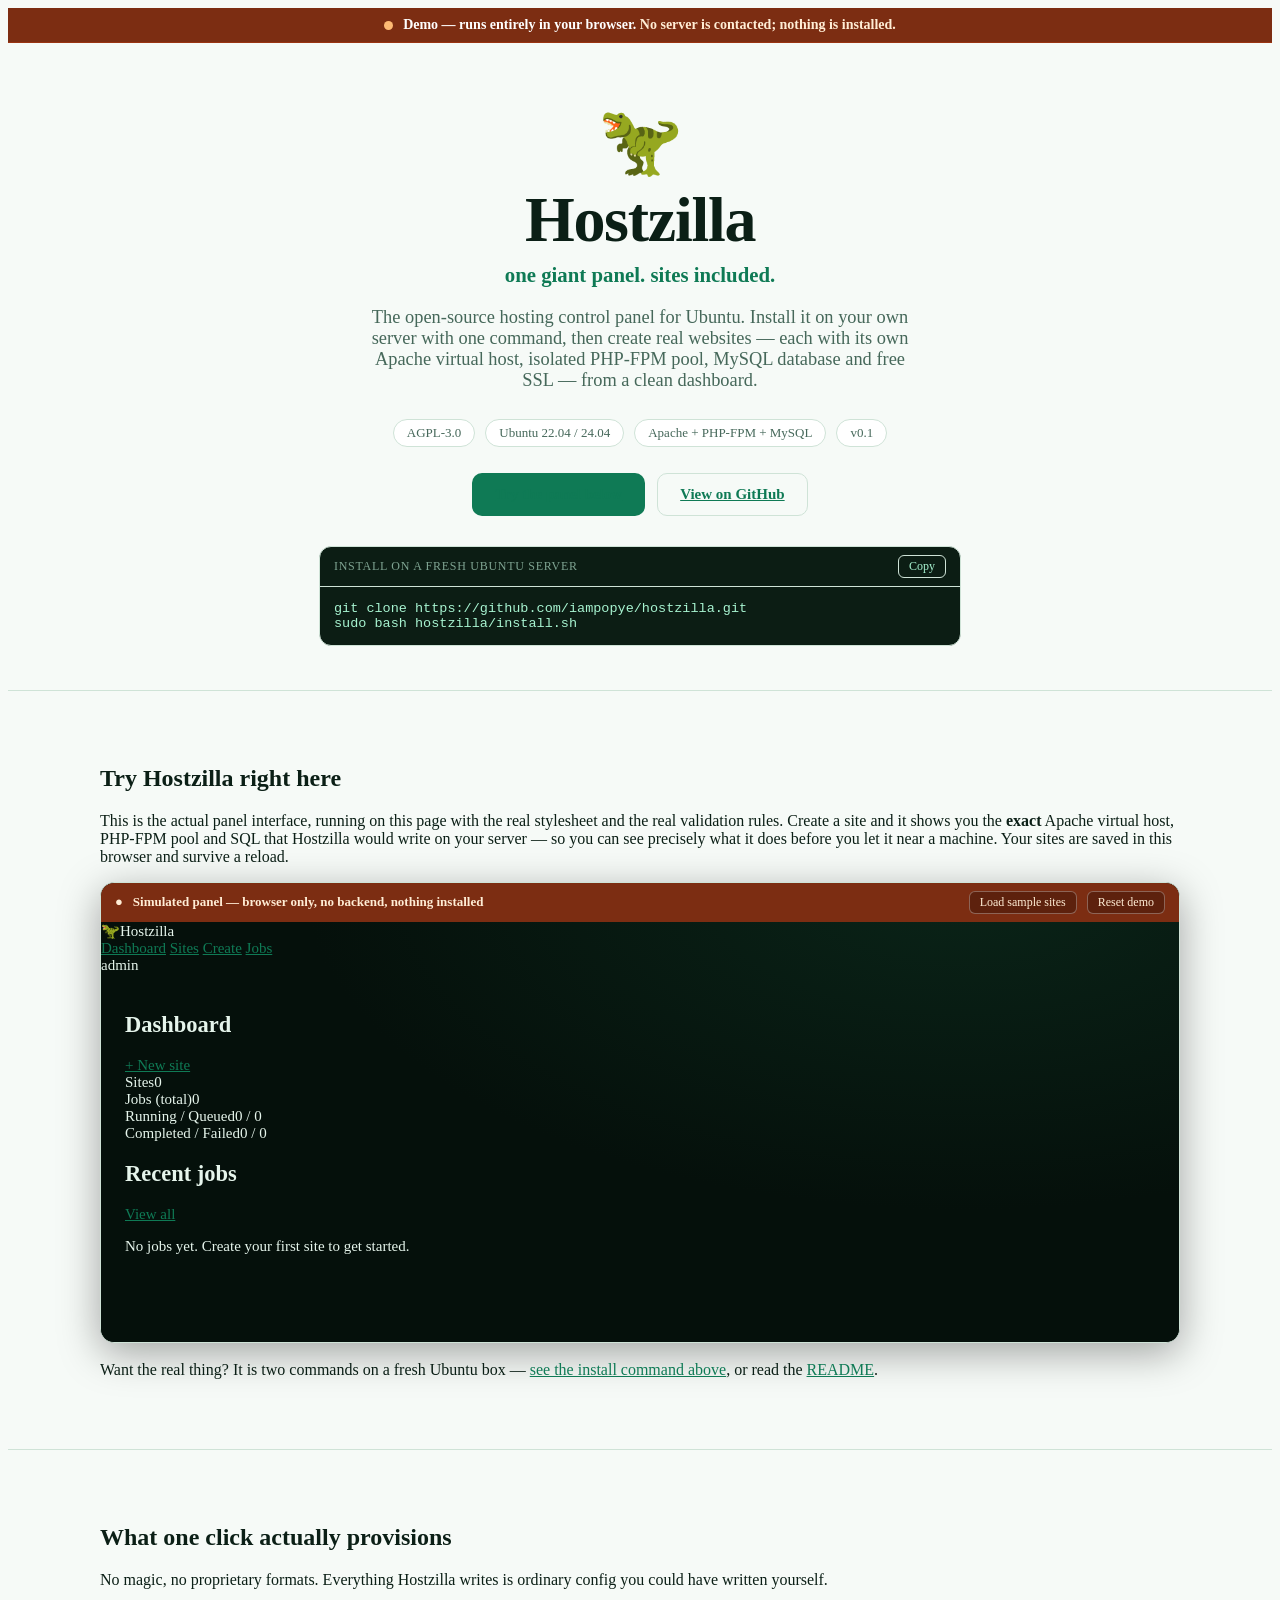
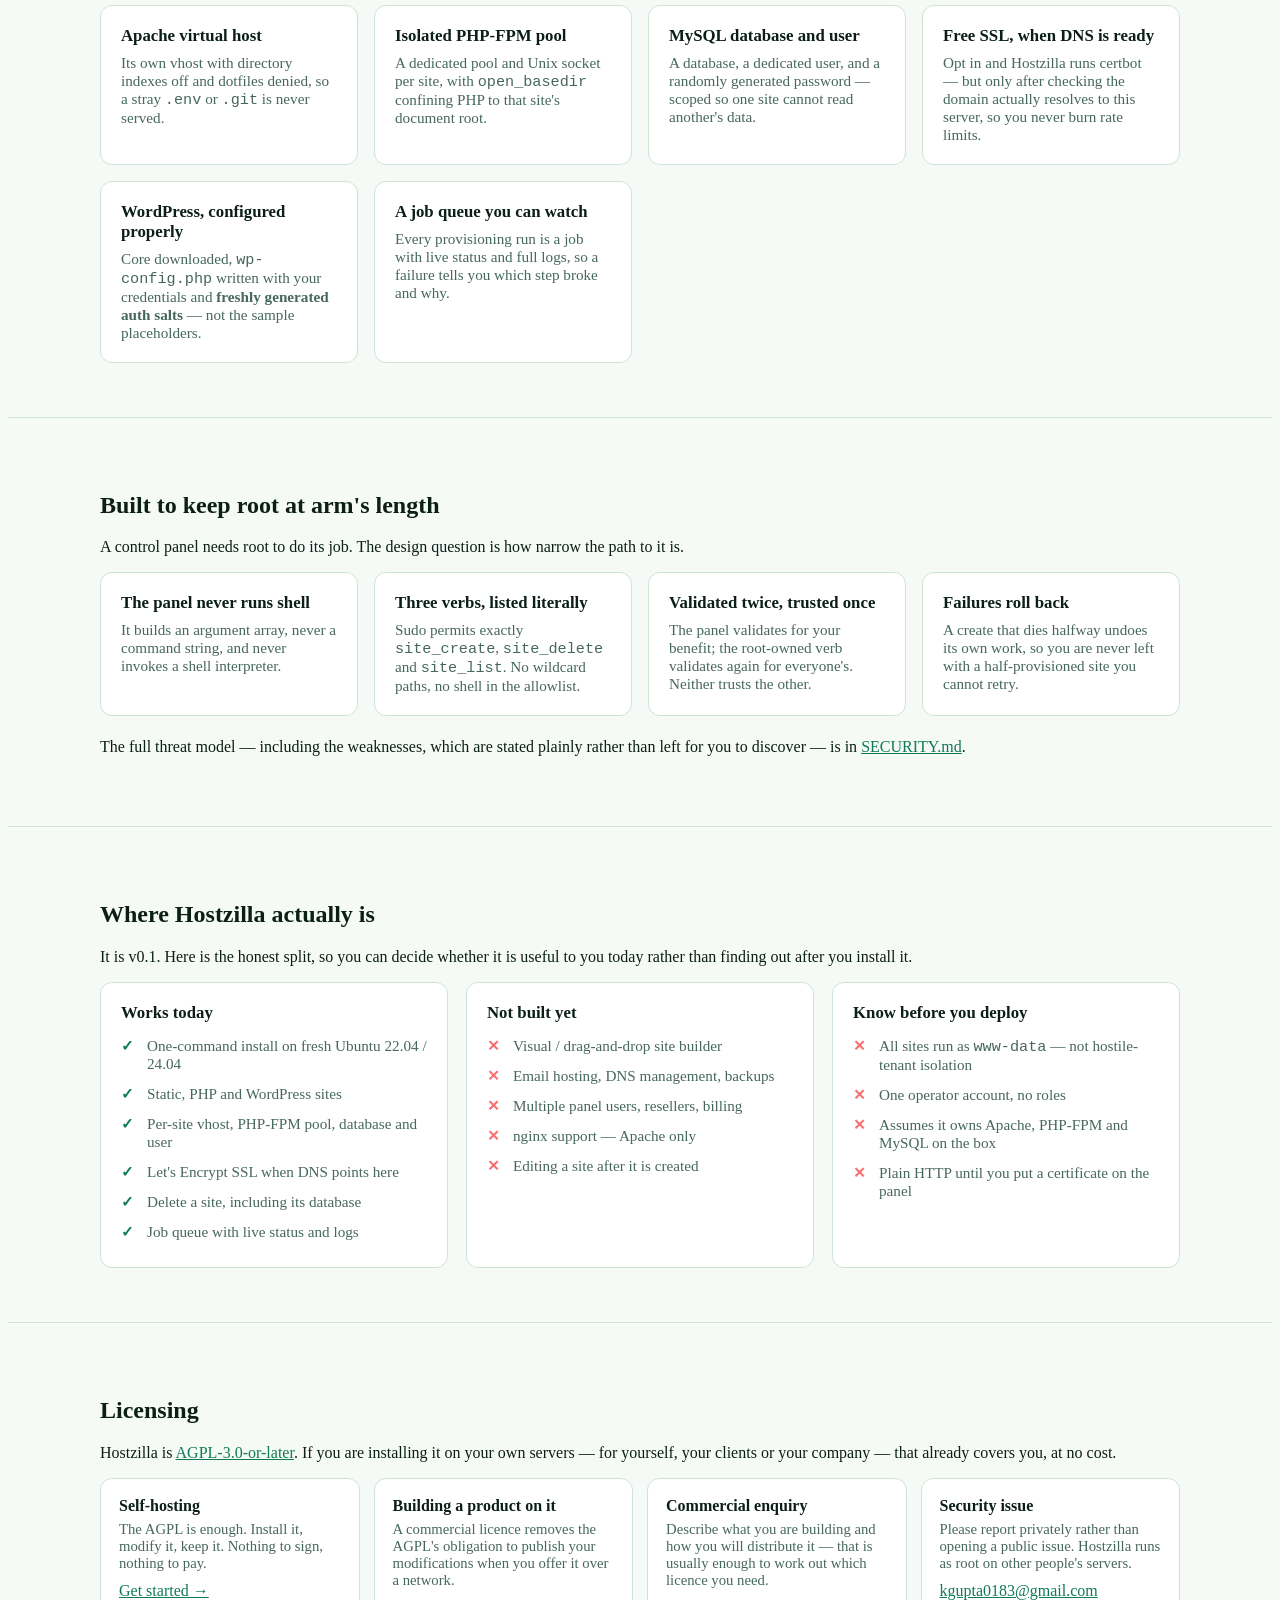
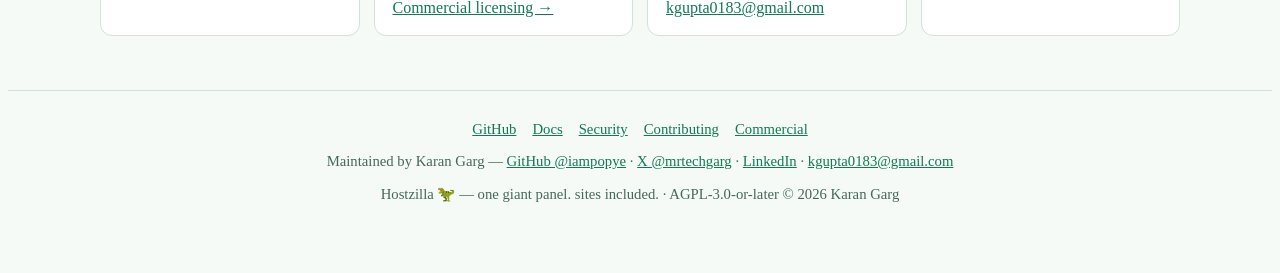
<file: docs/_landing.src.html>
<!doctype html>
<html lang="en">
<head>
<meta charset="utf-8">
<meta name="viewport" content="width=device-width, initial-scale=1">
<title>Hostzilla — the open-source hosting control panel for Ubuntu</title>
<meta name="description" content="Hostzilla is a free, open-source hosting control panel for Ubuntu. Install with one command, then create static, PHP and WordPress sites with their own Apache vhost, PHP-FPM pool, MySQL database and Let's Encrypt SSL. A self-hosted alternative to cPanel and WHM.">
<meta name="author" content="Karan Garg">
<meta name="theme-color" content="#05100b">
<link rel="canonical" href="https://github.com/iampopye/hostzilla">

<meta property="og:type" content="website">
<meta property="og:site_name" content="Hostzilla">
<meta property="og:title" content="Hostzilla — the open-source hosting control panel for Ubuntu">
<meta property="og:description" content="One command installs it. Then create real websites — Apache vhost, isolated PHP-FPM pool, MySQL database and free SSL — from a clean dashboard. AGPL-3.0. Try the panel in your browser.">
<meta property="og:url" content="https://github.com/iampopye/hostzilla">
<meta name="twitter:card" content="summary_large_image">
<meta name="twitter:title" content="Hostzilla — open-source hosting control panel for Ubuntu">
<meta name="twitter:description" content="Install on a fresh Ubuntu server with one command. Create static, PHP and WordPress sites with isolated PHP-FPM pools, MySQL databases and free SSL. Try it in your browser.">
<meta name="twitter:creator" content="@mrtechgarg">

<script type="application/ld+json">
{
  "@context": "https://schema.org",
  "@type": "SoftwareApplication",
  "name": "Hostzilla",
  "alternateName": "Hostzilla Control Panel",
  "applicationCategory": "DeveloperApplication",
  "applicationSubCategory": "Web Hosting Control Panel",
  "operatingSystem": "Ubuntu 22.04, Ubuntu 24.04",
  "softwareVersion": "0.1.0",
  "description": "Hostzilla is an open-source hosting control panel for Ubuntu. It installs with one command and provisions websites end to end: Apache virtual host, isolated PHP-FPM pool, MySQL database and user, and an optional Let's Encrypt certificate.",
  "url": "https://github.com/iampopye/hostzilla",
  "codeRepository": "https://github.com/iampopye/hostzilla",
  "programmingLanguage": ["Python", "Shell"],
  "license": "https://www.gnu.org/licenses/agpl-3.0.html",
  "isAccessibleForFree": true,
  "offers": {
    "@type": "Offer",
    "price": "0",
    "priceCurrency": "USD"
  },
  "author": {
    "@type": "Person",
    "name": "Karan Garg",
    "url": "https://github.com/iampopye",
    "sameAs": [
      "https://github.com/iampopye",
      "https://x.com/mrtechgarg",
      "https://www.linkedin.com/in/karan-garg-tech/"
    ]
  }
}
</script>

<style>
/* ============================================================
   1. The panel's real stylesheet, embedded verbatim.
   Generated — see tools/build_landing_page.py
   ============================================================ */
/*__PANEL_CSS__*/

/* ============================================================
   2. Landing page chrome.
   The marketing shell follows the visitor's colour scheme; the
   embedded panel keeps the product's own dark theme, because
   that is genuinely what the product looks like.
   ============================================================ */
:root {
  --page-bg: #05100b;
  --page-fg: #e6f5ec;
  --page-muted: #93b3a3;
  --page-card: #0c1d14;
  --page-line: #173a28;
  --page-accent: #34d399;
  --page-accent-fg: #04140d;
  --page-code-bg: #071a11;
  --max: 1080px;
}
@media (prefers-color-scheme: light) {
  :root {
    --page-bg: #f6faf7;
    --page-fg: #0b1f16;
    /* 4.9:1 on --page-bg — meets WCAG AA for body text */
    --page-muted: #46685a;
    --page-card: #ffffff;
    --page-line: #cfe3d7;
    --page-accent: #0f7a55;
    --page-accent-fg: #ffffff;
    --page-code-bg: #0c1d14;
  }
}

html, body.lp {
  background: var(--page-bg);
  color: var(--page-fg);
  font-size: 16px;
}
body.lp { min-height: 100vh; }
body.lp a { color: var(--page-accent); }

.lp-wrap { max-width: var(--max); margin: 0 auto; padding: 0 20px; }

/* skip link for keyboard users */
.skip {
  position: absolute; left: -9999px; top: 0;
  background: var(--page-accent); color: var(--page-accent-fg);
  padding: 10px 16px; border-radius: 0 0 8px 0; z-index: 100; font-weight: 700;
}
.skip:focus { left: 0; }

:where(a, button, input, select, summary, [tabindex]):focus-visible {
  outline: 3px solid var(--page-accent);
  outline-offset: 2px;
  border-radius: 4px;
}

/* ---- persistent demo badge ---- */
.demo-flag {
  position: sticky; top: 0; z-index: 60;
  background: #7c2d12; color: #ffedd5;
  border-bottom: 1px solid #9a3412;
  font-size: 14px; font-weight: 600;
  text-align: center; padding: 9px 16px;
  display: flex; align-items: center; justify-content: center; gap: 10px;
  flex-wrap: wrap;
}
.demo-flag strong { color: #fff; }
.demo-flag .dot {
  width: 9px; height: 9px; border-radius: 50%;
  background: #fdba74; display: inline-block; flex: 0 0 auto;
}

/* ---- hero ---- */
.lp-hero { padding: 64px 0 44px; text-align: center; }
.lp-hero .rex-hero { font-size: 68px; line-height: 1; display: block; margin-bottom: 8px; }
.lp-hero h1 {
  font-size: clamp(2.4rem, 7vw, 4rem); margin: 0 0 6px; letter-spacing: -.02em;
}
.lp-hero .tag {
  font-size: clamp(1rem, 2.6vw, 1.3rem); color: var(--page-accent);
  font-weight: 600; margin: 0 0 20px;
}
.lp-hero .lede {
  font-size: clamp(1rem, 2.2vw, 1.15rem); color: var(--page-muted);
  max-width: 60ch; margin: 0 auto 28px;
}
.pills { display: flex; gap: 10px; justify-content: center; flex-wrap: wrap; margin-bottom: 26px; }
.pill {
  border: 1px solid var(--page-line); border-radius: 999px;
  padding: 5px 13px; font-size: 13px; color: var(--page-muted);
  background: var(--page-card);
}

.cta-row { display: flex; gap: 12px; justify-content: center; flex-wrap: wrap; }
.lp-btn {
  display: inline-block; padding: 12px 22px; border-radius: 10px;
  font-weight: 700; font-size: 15px; border: 1px solid transparent; cursor: pointer;
}
.lp-btn-primary { background: var(--page-accent); color: var(--page-accent-fg); }
.lp-btn-primary:hover { text-decoration: none; filter: brightness(1.08); }
.lp-btn-ghost {
  background: transparent; color: var(--page-fg); border-color: var(--page-line);
}
.lp-btn-ghost:hover { text-decoration: none; border-color: var(--page-accent); }

/* ---- install command ---- */
.install {
  margin: 30px auto 0; max-width: 640px; text-align: left;
  background: var(--page-code-bg); border: 1px solid var(--page-line);
  border-radius: 12px; overflow: hidden;
}
.install-head {
  display: flex; align-items: center; justify-content: space-between;
  padding: 8px 14px; border-bottom: 1px solid var(--page-line);
  font-size: 12px; color: #7fa492; letter-spacing: .06em; text-transform: uppercase;
}
.install pre {
  margin: 0; padding: 14px; overflow-x: auto; color: #a7f3d0; font-size: 13.5px;
}
.copy-btn {
  background: transparent; border: 1px solid var(--page-line); color: #a7f3d0;
  border-radius: 6px; padding: 3px 10px; font-size: 12px; cursor: pointer;
  font-family: inherit;
}
.copy-btn:hover { border-color: var(--page-accent); }
.copy-btn[data-copied="1"] { background: var(--page-accent); color: var(--page-accent-fg); }

/* ---- generic section ---- */
.lp-section { padding: 54px 0; border-top: 1px solid var(--page-line); }
.lp-section > h2 {
  font-size: clamp(1.5rem, 4vw, 2.1rem); margin: 0 0 10px; letter-spacing: -.01em;
}
.lp-section > .sub {
  color: var(--page-muted); max-width: 68ch; margin: 0 0 28px; font-size: 1.02rem;
}

.grid { display: grid; gap: 16px; grid-template-columns: repeat(auto-fit, minmax(250px, 1fr)); }
.lp-card {
  background: var(--page-card); border: 1px solid var(--page-line);
  border-radius: 12px; padding: 20px;
}
.lp-card h3 { margin: 0 0 8px; font-size: 1.05rem; }
.lp-card p { margin: 0; color: var(--page-muted); font-size: .95rem; }

/* ---- honesty / status ---- */
.status-cols { display: grid; gap: 18px; grid-template-columns: repeat(auto-fit, minmax(270px, 1fr)); }
.status-list { list-style: none; margin: 0; padding: 0; }
.status-list li {
  padding: 6px 0 6px 26px; position: relative; color: var(--page-muted); font-size: .95rem;
}
.status-list li::before { position: absolute; left: 0; top: 6px; font-weight: 700; }
.yes li::before { content: "✓"; color: var(--page-accent); }
.no li::before { content: "✕"; color: #f87171; }

/* ---- demo shell ---- */
.demo-shell {
  border: 1px solid var(--page-line); border-radius: 14px; overflow: hidden;
  background: #05100b; box-shadow: 0 10px 40px rgba(0,0,0,.35);
}
.demo-bar {
  background: #7c2d12; color: #ffedd5; padding: 8px 14px;
  font-size: 13px; font-weight: 600; display: flex; gap: 10px; align-items: center;
  flex-wrap: wrap;
}
.demo-bar .spacer { flex: 1 1 auto; }
.demo-bar button {
  background: rgba(0,0,0,.25); border: 1px solid rgba(255,255,255,.3);
  color: #ffedd5; border-radius: 6px; padding: 3px 10px; font-size: 12px;
  cursor: pointer; font-family: inherit;
}
.demo-bar button:hover { background: rgba(0,0,0,.45); }
/* The panel inside the demo is dark by design; pin its variables so a light
   system theme cannot half-recolour the product UI. */
.demo-body {
  color-scheme: dark;
  background: radial-gradient(1200px 600px at 80% -10%, #0a2418 0%, #05100b 55%);
  color: #e6f5ec; font-size: 15px; min-height: 420px;
}
.demo-body .container { padding: 20px 24px 34px; }
.demo-body a { color: #34d399; }

/* config viewer */
.cfg-tabs { display: flex; gap: 6px; flex-wrap: wrap; margin-bottom: 12px; }
.cfg-tab {
  background: #0f241a; border: 1px solid #173a28; color: #7fa492;
  padding: 6px 13px; border-radius: 8px; cursor: pointer; font-size: 13px;
  font-family: inherit;
}
.cfg-tab[aria-selected="true"] { background: #34d399; color: #04140d; border-color: #34d399; font-weight: 700; }
.cfg-out {
  background: #071a11; border: 1px solid #173a28; border-radius: 10px;
  padding: 14px; margin: 0; overflow-x: auto; font-size: 12.5px; color: #a7f3d0;
  max-height: 380px; overflow-y: auto; white-space: pre;
}

/* ---- contact ---- */
.contact-grid { display: grid; gap: 14px; grid-template-columns: repeat(auto-fit, minmax(230px, 1fr)); }
.contact-card {
  background: var(--page-card); border: 1px solid var(--page-line);
  border-radius: 12px; padding: 18px;
}
.contact-card h3 { margin: 0 0 6px; font-size: 1rem; }
.contact-card p { margin: 0 0 10px; color: var(--page-muted); font-size: .92rem; }

.lp-foot {
  border-top: 1px solid var(--page-line); padding: 30px 0 50px;
  color: var(--page-muted); font-size: .92rem; text-align: center;
}
.lp-foot .links { display: flex; gap: 16px; justify-content: center; flex-wrap: wrap; margin-bottom: 12px; }

@media (max-width: 560px) {
  .lp-hero { padding: 40px 0 30px; }
  .demo-body .container { padding: 16px 14px 26px; }
  .nav-inner { padding: 10px 14px; gap: 12px; }
}
@media (prefers-reduced-motion: reduce) {
  * { animation-duration: .001ms !important; transition-duration: .001ms !important; }
}
</style>
</head>

<body class="lp">
<a class="skip" href="#demo">Skip to the live demo</a>

<div class="demo-flag" role="note">
  <span class="dot" aria-hidden="true"></span>
  <span><strong>Demo — runs entirely in your browser.</strong> No server is contacted; nothing is installed.</span>
</div>

<header class="lp-hero">
  <div class="lp-wrap">
    <span class="rex-hero" aria-hidden="true">🦖</span>
    <h1>Hostzilla</h1>
    <p class="tag">one giant panel. sites included.</p>
    <p class="lede">
      The open-source hosting control panel for Ubuntu. Install it on your own
      server with one command, then create real websites — each with its own
      Apache virtual host, isolated PHP-FPM pool, MySQL database and free SSL —
      from a clean dashboard.
    </p>

    <div class="pills">
      <span class="pill">AGPL-3.0</span>
      <span class="pill">Ubuntu 22.04 / 24.04</span>
      <span class="pill">Apache + PHP-FPM + MySQL</span>
      <span class="pill">v0.1</span>
    </div>

    <div class="cta-row">
      <a class="lp-btn lp-btn-primary" href="#demo">Try the panel below</a>
      <a class="lp-btn lp-btn-ghost" href="https://github.com/iampopye/hostzilla">View on GitHub</a>
    </div>

    <div class="install">
      <div class="install-head">
        <span>Install on a fresh Ubuntu server</span>
        <button class="copy-btn" type="button" data-copy="#install-cmd">Copy</button>
      </div>
      <pre id="install-cmd">git clone https://github.com/iampopye/hostzilla.git
sudo bash hostzilla/install.sh</pre>
    </div>
  </div>
</header>

<main id="main">

<!-- ============================ DEMO ============================ -->
<section class="lp-section" id="demo">
  <div class="lp-wrap">
    <h2>Try Hostzilla right here</h2>
    <p class="sub">
      This is the actual panel interface, running on this page with the real
      stylesheet and the real validation rules. Create a site and it shows you
      the <strong>exact</strong> Apache virtual host, PHP-FPM pool and SQL that
      Hostzilla would write on your server — so you can see precisely what it
      does before you let it near a machine. Your sites are saved in this
      browser and survive a reload.
    </p>

    <div class="demo-shell">
      <div class="demo-bar">
        <span class="dot" aria-hidden="true">●</span>
        <span>Simulated panel — browser only, no backend, nothing installed</span>
        <span class="spacer"></span>
        <button type="button" id="demo-seed">Load sample sites</button>
        <button type="button" id="demo-reset">Reset demo</button>
      </div>

      <div class="demo-body">
        <header class="topnav">
          <div class="nav-inner">
            <span class="brand"><span class="rex" aria-hidden="true">🦖</span><span class="brand-text">Hostzilla</span></span>
            <nav class="nav-links" id="demo-nav" aria-label="Demo panel">
              <a href="#demo" data-view="dashboard" class="active">Dashboard</a>
              <a href="#demo" data-view="sites">Sites</a>
              <a href="#demo" data-view="create">Create</a>
              <a href="#demo" data-view="jobs">Jobs</a>
            </nav>
            <span class="user-chip" style="margin-left:auto">admin</span>
          </div>
        </header>

        <div class="container">
          <div id="demo-flash" aria-live="polite"></div>
          <div id="demo-view"></div>
        </div>
      </div>
    </div>

    <p class="sub" style="margin-top:18px">
      Want the real thing? It is two commands on a fresh Ubuntu box —
      <a href="#top-install" onclick="document.querySelector('.install').scrollIntoView({behavior:'smooth'});return false;">see the install command above</a>,
      or read the <a href="https://github.com/iampopye/hostzilla#readme">README</a>.
    </p>
  </div>
</section>

<!-- ============================ WHAT YOU GET ============================ -->
<section class="lp-section">
  <div class="lp-wrap">
    <h2>What one click actually provisions</h2>
    <p class="sub">No magic, no proprietary formats. Everything Hostzilla writes is ordinary config you could have written yourself.</p>
    <div class="grid">
      <div class="lp-card">
        <h3>Apache virtual host</h3>
        <p>Its own vhost with directory indexes off and dotfiles denied, so a stray <code>.env</code> or <code>.git</code> is never served.</p>
      </div>
      <div class="lp-card">
        <h3>Isolated PHP-FPM pool</h3>
        <p>A dedicated pool and Unix socket per site, with <code>open_basedir</code> confining PHP to that site's document root.</p>
      </div>
      <div class="lp-card">
        <h3>MySQL database and user</h3>
        <p>A database, a dedicated user, and a randomly generated password — scoped so one site cannot read another's data.</p>
      </div>
      <div class="lp-card">
        <h3>Free SSL, when DNS is ready</h3>
        <p>Opt in and Hostzilla runs certbot — but only after checking the domain actually resolves to this server, so you never burn rate limits.</p>
      </div>
      <div class="lp-card">
        <h3>WordPress, configured properly</h3>
        <p>Core downloaded, <code>wp-config.php</code> written with your credentials and <strong>freshly generated auth salts</strong> — not the sample placeholders.</p>
      </div>
      <div class="lp-card">
        <h3>A job queue you can watch</h3>
        <p>Every provisioning run is a job with live status and full logs, so a failure tells you which step broke and why.</p>
      </div>
    </div>
  </div>
</section>

<!-- ============================ SECURITY ============================ -->
<section class="lp-section">
  <div class="lp-wrap">
    <h2>Built to keep root at arm's length</h2>
    <p class="sub">
      A control panel needs root to do its job. The design question is how narrow
      the path to it is.
    </p>
    <div class="grid">
      <div class="lp-card">
        <h3>The panel never runs shell</h3>
        <p>It builds an argument array, never a command string, and never invokes a shell interpreter.</p>
      </div>
      <div class="lp-card">
        <h3>Three verbs, listed literally</h3>
        <p>Sudo permits exactly <code>site_create</code>, <code>site_delete</code> and <code>site_list</code>. No wildcard paths, no shell in the allowlist.</p>
      </div>
      <div class="lp-card">
        <h3>Validated twice, trusted once</h3>
        <p>The panel validates for your benefit; the root-owned verb validates again for everyone's. Neither trusts the other.</p>
      </div>
      <div class="lp-card">
        <h3>Failures roll back</h3>
        <p>A create that dies halfway undoes its own work, so you are never left with a half-provisioned site you cannot retry.</p>
      </div>
    </div>
    <p class="sub" style="margin-top:22px">
      The full threat model — including the weaknesses, which are stated plainly
      rather than left for you to discover — is in
      <a href="https://github.com/iampopye/hostzilla/blob/main/SECURITY.md">SECURITY.md</a>.
    </p>
  </div>
</section>

<!-- ============================ STATUS ============================ -->
<section class="lp-section">
  <div class="lp-wrap">
    <h2>Where Hostzilla actually is</h2>
    <p class="sub">
      It is v0.1. Here is the honest split, so you can decide whether it is
      useful to you today rather than finding out after you install it.
    </p>
    <div class="status-cols">
      <div class="lp-card">
        <h3>Works today</h3>
        <ul class="status-list yes">
          <li>One-command install on fresh Ubuntu 22.04 / 24.04</li>
          <li>Static, PHP and WordPress sites</li>
          <li>Per-site vhost, PHP-FPM pool, database and user</li>
          <li>Let's Encrypt SSL when DNS points here</li>
          <li>Delete a site, including its database</li>
          <li>Job queue with live status and logs</li>
        </ul>
      </div>
      <div class="lp-card">
        <h3>Not built yet</h3>
        <ul class="status-list no">
          <li>Visual / drag-and-drop site builder</li>
          <li>Email hosting, DNS management, backups</li>
          <li>Multiple panel users, resellers, billing</li>
          <li>nginx support — Apache only</li>
          <li>Editing a site after it is created</li>
        </ul>
      </div>
      <div class="lp-card">
        <h3>Know before you deploy</h3>
        <ul class="status-list no">
          <li>All sites run as <code>www-data</code> — not hostile-tenant isolation</li>
          <li>One operator account, no roles</li>
          <li>Assumes it owns Apache, PHP-FPM and MySQL on the box</li>
          <li>Plain HTTP until you put a certificate on the panel</li>
        </ul>
      </div>
    </div>
  </div>
</section>

<!-- ============================ LICENSING ============================ -->
<section class="lp-section" id="licensing">
  <div class="lp-wrap">
    <h2>Licensing</h2>
    <p class="sub">
      Hostzilla is <a href="https://github.com/iampopye/hostzilla/blob/main/LICENSE">AGPL-3.0-or-later</a>.
      If you are installing it on your own servers — for yourself, your clients
      or your company — that already covers you, at no cost.
    </p>
    <div class="contact-grid">
      <div class="contact-card">
        <h3>Self-hosting</h3>
        <p>The AGPL is enough. Install it, modify it, keep it. Nothing to sign, nothing to pay.</p>
        <a href="https://github.com/iampopye/hostzilla">Get started →</a>
      </div>
      <div class="contact-card">
        <h3>Building a product on it</h3>
        <p>A commercial licence removes the AGPL's obligation to publish your modifications when you offer it over a network.</p>
        <a href="https://github.com/iampopye/hostzilla/blob/main/COMMERCIAL.md">Commercial licensing →</a>
      </div>
      <div class="contact-card">
        <h3>Commercial enquiry</h3>
        <p>Describe what you are building and how you will distribute it — that is usually enough to work out which licence you need.</p>
        <a href="mailto:kgupta0183@gmail.com?subject=Hostzilla%20commercial%20licence%20enquiry">kgupta0183@gmail.com</a>
      </div>
      <div class="contact-card">
        <h3>Security issue</h3>
        <p>Please report privately rather than opening a public issue. Hostzilla runs as root on other people's servers.</p>
        <a href="mailto:kgupta0183@gmail.com?subject=Hostzilla%20security%20report">kgupta0183@gmail.com</a>
      </div>
    </div>
  </div>
</section>

</main>

<footer class="lp-foot">
  <div class="lp-wrap">
    <div class="links">
      <a href="https://github.com/iampopye/hostzilla">GitHub</a>
      <a href="https://github.com/iampopye/hostzilla/blob/main/README.md">Docs</a>
      <a href="https://github.com/iampopye/hostzilla/blob/main/SECURITY.md">Security</a>
      <a href="https://github.com/iampopye/hostzilla/blob/main/CONTRIBUTING.md">Contributing</a>
      <a href="https://github.com/iampopye/hostzilla/blob/main/COMMERCIAL.md">Commercial</a>
    </div>
    <p>
      Maintained by Karan Garg —
      <a href="https://github.com/iampopye">GitHub @iampopye</a> ·
      <a href="https://x.com/mrtechgarg">X @mrtechgarg</a> ·
      <a href="https://www.linkedin.com/in/karan-garg-tech/">LinkedIn</a> ·
      <a href="mailto:kgupta0183@gmail.com">kgupta0183@gmail.com</a>
    </p>
    <p>Hostzilla 🦖 — one giant panel. sites included. · AGPL-3.0-or-later © 2026 Karan Garg</p>
  </div>
</footer>

<script>
/* ==========================================================================
   Hostzilla in-browser demo.

   Everything here runs locally. There is no network call of any kind.

   The configuration templates below are a deliberate port of
   runner/site_create.sh and runner/_lib.sh. If you change one, change the
   other — tests/test_config_templates.py compares them and fails the build
   when they drift.
   ========================================================================== */
(function () {
  "use strict";

  var STORE_KEY = "hostzilla.demo.v1";
  var PHPVER = "8.3";                 // what Ubuntu 24.04 ships
  var DEMO_IP = "203.0.113.10";       // TEST-NET-3, never a real host

  /* ---------------------------------------------------------------- sha256
     Needed so db_slug() matches the shell's `sha256sum` byte for byte.
     Synchronous because SubtleCrypto is async and the templates are pure. */
  function sha256Hex(ascii) {
    function rr(n, x) { return (x >>> n) | (x << (32 - n)); }
    var mathPow = Math.pow, maxWord = mathPow(2, 32), i, j, result = "";
    var words = [], asciiBitLength = ascii.length * 8;
    var hash = sha256Hex.h = sha256Hex.h || [];
    var k = sha256Hex.k = sha256Hex.k || [];
    var primeCounter = k.length, isComposite = {};
    for (var candidate = 2; primeCounter < 64; candidate++) {
      if (!isComposite[candidate]) {
        for (i = 0; i < 313; i += candidate) { isComposite[i] = candidate; }
        hash[primeCounter] = (mathPow(candidate, 0.5) * maxWord) | 0;
        k[primeCounter++] = (mathPow(candidate, 1 / 3) * maxWord) | 0;
      }
    }
    ascii += "\x80";
    while (ascii.length % 64 - 56) { ascii += "\x00"; }
    for (i = 0; i < ascii.length; i++) {
      j = ascii.charCodeAt(i);
      if (j >> 8) { return null; }
      words[i >> 2] |= j << ((3 - i) % 4) * 8;
    }
    words[words.length] = (asciiBitLength / maxWord) | 0;
    words[words.length] = asciiBitLength;

    for (j = 0; j < words.length;) {
      var w = words.slice(j, j += 16), oldHash = hash;
      hash = hash.slice(0, 8);
      for (i = 0; i < 64; i++) {
        var w15 = w[i - 15], w2 = w[i - 2];
        var a = hash[0], e = hash[4];
        var temp1 = hash[7]
          + (rr(6, e) ^ rr(11, e) ^ rr(25, e))
          + ((e & hash[5]) ^ (~e & hash[6]))
          + k[i]
          + (w[i] = (i < 16) ? w[i] : (
              w[i - 16]
              + (rr(7, w15) ^ rr(18, w15) ^ (w15 >>> 3))
              + w[i - 7]
              + (rr(17, w2) ^ rr(19, w2) ^ (w2 >>> 10))
            ) | 0);
        var temp2 = (rr(2, a) ^ rr(13, a) ^ rr(22, a))
          + ((a & hash[1]) ^ (a & hash[2]) ^ (hash[1] & hash[2]));
        hash = [(temp1 + temp2) | 0].concat(hash);
        hash[4] = (hash[4] + temp1) | 0;
      }
      for (i = 0; i < 8; i++) { hash[i] = (hash[i] + oldHash[i]) | 0; }
    }
    for (i = 0; i < 8; i++) {
      for (j = 3; j + 1; j--) {
        var b = (hash[i] >> (j * 8)) & 255;
        result += ((b < 16) ? 0 : "") + b.toString(16);
      }
    }
    return result;
  }

  /* ------------------------------------------------- validation (_lib.sh)
     Port of validate_domain(). Same rules, same rejection reasons. */
  function validateDomain(raw) {
    var d = String(raw == null ? "" : raw).toLowerCase();
    if (!d) { return { ok: false, message: "empty domain" }; }
    if (d.length > 253) { return { ok: false, message: "domain too long" }; }
    if (!/^[a-z0-9.-]+$/.test(d)) { return { ok: false, message: "invalid domain: " + d }; }
    if (d.indexOf("..") !== -1) { return { ok: false, message: "invalid domain (empty label): " + d }; }
    if (d.charAt(0) === "." || d.charAt(d.length - 1) === ".") {
      return { ok: false, message: "invalid domain (leading/trailing dot): " + d };
    }
    if (d.indexOf(".") === -1) {
      return { ok: false, message: "invalid domain (must be fully qualified): " + d };
    }
    var labels = d.split(".");
    for (var i = 0; i < labels.length; i++) {
      var label = labels[i];
      if (!label) { return { ok: false, message: "invalid domain (empty label): " + d }; }
      if (label.length > 63) { return { ok: false, message: "invalid domain (label too long): " + d }; }
      if (label.charAt(0) === "-" || label.charAt(label.length - 1) === "-") {
        return { ok: false, message: "invalid domain (label hyphen): " + d };
      }
      if (!/^[a-z0-9-]+$/.test(label)) { return { ok: false, message: "invalid domain: " + d }; }
    }
    if (/^[0-9]+$/.test(labels[labels.length - 1])) {
      return { ok: false, message: "invalid domain (numeric TLD): " + d };
    }
    return { ok: true, domain: d };
  }

  var PROTECTED = ["", "localhost", "html"];
  function isProtected(d) { return PROTECTED.indexOf(String(d).toLowerCase()) !== -1; }

  /* db_slug() from _lib.sh: hz_<20 sanitised chars>_<8 hex of sha256> */
  function dbSlug(domain) {
    var base = domain.replace(/[^a-z0-9]/g, "_").slice(0, 19);
    return "hz_" + base + "_" + sha256Hex(domain).slice(0, 8);
  }

  function randomHex(n) {
    var bytes = new Uint8Array(n);
    (window.crypto || window.msCrypto).getRandomValues(bytes);
    return Array.prototype.map.call(bytes, function (b) {
      return ("0" + b.toString(16)).slice(-2);
    }).join("");
  }

  /* ------------------------------------------- config templates (site_create.sh)
     These strings mirror the heredocs in runner/site_create.sh exactly. */
  function poolConfig(s) {
    return "; Hostzilla per-site pool for " + s.domain + "\n" +
      "[hz-" + s.domain + "]\n" +
      "user = www-data\n" +
      "group = www-data\n" +
      "listen = " + s.sock + "\n" +
      "listen.owner = www-data\n" +
      "listen.group = www-data\n" +
      "pm = ondemand\n" +
      "pm.max_children = 5\n" +
      "pm.process_idle_timeout = 10s\n" +
      "pm.max_requests = 500\n" +
      "chdir = " + s.docroot + "\n" +
      "php_admin_value[open_basedir] = " + s.docroot + ":/tmp:/usr/share/php\n" +
      "php_admin_value[upload_tmp_dir] = /tmp\n" +
      "php_admin_flag[expose_php] = off\n" +
      "env[HZ_DB_NAME] = " + s.db + "\n" +
      "env[HZ_DB_USER] = " + s.dbuser + "\n" +
      "env[HZ_DB_PASS] = " + s.dbpass + "\n";
  }

  function vhostConfig(s) {
    return "<VirtualHost *:80>\n" +
      "    ServerName " + s.domain + "\n" +
      "    DocumentRoot " + s.docroot + "\n" +
      "    DirectoryIndex index.php index.html\n" +
      "    <Directory " + s.docroot + ">\n" +
      "        Require all granted\n" +
      "        AllowOverride All\n" +
      "        # No directory listings — an empty or partially uploaded site must not\n" +
      "        # expose a browsable file index.\n" +
      "        Options -Indexes +FollowSymLinks\n" +
      "    </Directory>\n" +
      "    # Never serve dotfiles: .git, .env and friends routinely leak credentials.\n" +
      "    # .well-known stays reachable so ACME http-01 renewals keep working.\n" +
      "    <FilesMatch \"^\\.\">\n" +
      "        Require all denied\n" +
      "    </FilesMatch>\n" +
      "    <DirectoryMatch \"/\\.(?!well-known)\">\n" +
      "        Require all denied\n" +
      "    </DirectoryMatch>\n" +
      "    <FilesMatch \\.php$>\n" +
      "        SetHandler \"proxy:unix:" + s.sock + "|fcgi://localhost\"\n" +
      "    </FilesMatch>\n" +
      "    ErrorLog  ${APACHE_LOG_DIR}/" + s.domain + "-error.log\n" +
      "    CustomLog ${APACHE_LOG_DIR}/" + s.domain + "-access.log combined\n" +
      "</VirtualHost>\n";
  }

  function sqlStatements(s) {
    return "CREATE DATABASE IF NOT EXISTS `" + s.db + "` CHARACTER SET utf8mb4 COLLATE utf8mb4_unicode_ci;\n" +
      "CREATE USER IF NOT EXISTS '" + s.dbuser + "'@'localhost' IDENTIFIED BY '" + s.dbpass + "';\n" +
      "ALTER USER '" + s.dbuser + "'@'localhost' IDENTIFIED BY '" + s.dbpass + "';\n" +
      "GRANT ALL PRIVILEGES ON `" + s.db + "`.* TO '" + s.dbuser + "'@'localhost';\n" +
      "FLUSH PRIVILEGES;\n";
  }

  function manifestFile(s) {
    return "DOMAIN=" + s.domain + "\n" +
      "TYPE=" + s.type + "\n" +
      "DOCROOT=" + s.docroot + "\n" +
      "DB_NAME=" + s.db + "\n" +
      "DB_USER=" + s.dbuser + "\n" +
      "DB_PASS=" + s.dbpass + "\n" +
      "PHP_SOCK=" + s.sock + "\n" +
      "PHP_POOL=" + s.pool + "\n" +
      "CREATED=" + s.created + "\n";
  }

  function buildSite(domain, type, wantSsl) {
    var db = dbSlug(domain);
    var s = {
      domain: domain,
      type: type,
      ssl: false,
      sslState: "none",
      docroot: "/var/www/" + domain,
      sock: "/run/php/hz-" + domain + ".sock",
      pool: "/etc/php/" + PHPVER + "/fpm/pool.d/hz-" + domain + ".conf",
      vhostPath: "/etc/apache2/sites-available/" + domain + ".conf",
      db: db,
      dbuser: db,
      dbpass: randomHex(16),
      wantSsl: !!wantSsl,
      created: new Date().toISOString().replace(/\.\d+Z$/, "Z")
    };
    return s;
  }

  /* ------------------------------------------------------------- storage */
  function load() {
    try {
      var raw = window.localStorage.getItem(STORE_KEY);
      if (!raw) { return { sites: [], jobs: [], nextJob: 1 }; }
      var parsed = JSON.parse(raw);
      return {
        sites: parsed.sites || [],
        jobs: parsed.jobs || [],
        nextJob: parsed.nextJob || 1
      };
    } catch (e) {
      return { sites: [], jobs: [], nextJob: 1 };
    }
  }
  function save() {
    try { window.localStorage.setItem(STORE_KEY, JSON.stringify(state)); }
    catch (e) { /* private mode: the demo still works for this session */ }
  }

  var state = load();
  var view = "dashboard";
  var activeJobId = null;
  var cfgTab = "vhost";

  /* --------------------------------------------------------------- render */
  var elView = document.getElementById("demo-view");
  var elFlash = document.getElementById("demo-flash");

  function esc(s) {
    return String(s).replace(/[&<>"']/g, function (c) {
      return { "&": "&amp;", "<": "&lt;", ">": "&gt;", '"': "&quot;", "'": "&#39;" }[c];
    });
  }

  function flash(message, kind) {
    elFlash.innerHTML = '<div class="flash-stack"><div class="flash flash-' +
      esc(kind || "ok") + '">' + esc(message) + "</div></div>";
    window.setTimeout(function () {
      if (elFlash.firstChild) { elFlash.innerHTML = ""; }
    }, 6000);
  }

  function counts() {
    var out = { queued: 0, running: 0, ok: 0, error: 0, total: 0 };
    state.jobs.forEach(function (j) {
      if (out[j.status] === undefined) { out[j.status] = 0; }
      out[j.status]++;
      out.total++;
    });
    return out;
  }

  function badge(status) {
    return '<span class="badge badge-' + esc(status) + '">' + esc(status) + "</span>";
  }

  function jobRow(j, withFinished) {
    return "<tr>" +
      '<td><a class="link" href="#demo" data-job="' + j.id + '">' + j.id + "</a></td>" +
      "<td>" + esc(j.type) + "</td>" +
      '<td class="mono">' + esc(j.domain) + "</td>" +
      "<td>" + badge(j.status) + "</td>" +
      '<td class="muted">' + esc(j.created) + "</td>" +
      (withFinished ? '<td class="muted">' + esc(j.finished || "—") + "</td>" : "") +
      "</tr>";
  }

  function renderDashboard() {
    var c = counts();
    var recent = state.jobs.slice().reverse().slice(0, 8);
    return '<div class="page-head"><h1>Dashboard</h1>' +
      '<a href="#demo" class="btn btn-primary" data-view="create">+ New site</a></div>' +
      '<div class="stat-grid">' +
        '<div class="card stat"><span class="stat-label">Sites</span>' +
          '<span class="stat-value">' + state.sites.length + "</span></div>" +
        '<div class="card stat"><span class="stat-label">Jobs (total)</span>' +
          '<span class="stat-value">' + c.total + "</span></div>" +
        '<div class="card stat"><span class="stat-label">Running / Queued</span>' +
          '<span class="stat-value">' + c.running + " / " + c.queued + "</span></div>" +
        '<div class="card stat"><span class="stat-label">Completed / Failed</span>' +
          '<span class="stat-value">' + c.ok + ' / <span class="error-text">' + c.error + "</span></span></div>" +
      "</div>" +
      '<div class="card"><div class="card-head"><h2>Recent jobs</h2>' +
      '<a href="#demo" class="link" data-view="jobs">View all</a></div>' +
      (recent.length
        ? '<table class="table"><thead><tr><th>#</th><th>Type</th><th>Domain</th><th>Status</th><th>Created</th></tr></thead><tbody>' +
          recent.map(function (j) { return jobRow(j, false); }).join("") + "</tbody></table>"
        : '<p class="muted empty">No jobs yet. Create your first site to get started.</p>') +
      "</div>";
  }

  function renderSites() {
    var body;
    if (!state.sites.length) {
      body = '<p class="muted empty">No sites yet. Click “New site” to provision one.</p>';
    } else {
      body = '<table class="table"><thead><tr><th>Domain</th><th>Type</th><th>Doc root</th><th>SSL</th><th>Created</th><th></th></tr></thead><tbody>' +
        state.sites.map(function (s) {
          return "<tr>" +
            '<td><span class="link">' + esc(s.domain) + "</span></td>" +
            '<td><span class="badge badge-type">' + esc(s.type) + "</span></td>" +
            '<td class="mono muted">' + esc(s.docroot) + "</td>" +
            "<td>" + (s.ssl ? '<span class="badge badge-ok">active</span>'
                            : '<span class="badge badge-muted">none</span>') + "</td>" +
            '<td class="muted">' + esc(s.created) + "</td>" +
            '<td class="right">' +
              '<button class="btn btn-sm btn-ghost" data-config="' + esc(s.domain) + '">View config</button> ' +
              '<button class="btn btn-danger btn-sm" data-delete="' + esc(s.domain) + '">Delete</button>' +
            "</td></tr>";
        }).join("") + "</tbody></table>";
    }
    return '<div class="page-head"><h1>Sites</h1>' +
      '<a href="#demo" class="btn btn-primary" data-view="create">+ New site</a></div>' +
      '<div class="card">' + body + "</div>";
  }

  function renderCreate() {
    return '<div class="page-head"><h1>Create a site</h1></div>' +
      '<div class="card form-card"><form class="stack" id="demo-create">' +
        "<label><span>Domain</span>" +
        '<input type="text" name="domain" placeholder="example.com" autocomplete="off" ' +
        'autocapitalize="off" spellcheck="false" required>' +
        '<small class="muted">Validated with the exact rules the privileged runner enforces.</small></label>' +
        "<label><span>Type</span><select name=\"type\">" +
          '<option value="static">Static HTML</option>' +
          '<option value="php">PHP</option>' +
          '<option value="wordpress">WordPress</option>' +
        "</select></label>" +
        '<label class="check"><input type="checkbox" name="ssl" value="on">' +
        "<span>Request a Let's Encrypt certificate (requires DNS to resolve here)</span></label>" +
        '<div class="form-actions">' +
        '<a href="#demo" class="btn btn-ghost" data-view="sites">Cancel</a>' +
        '<button type="submit" class="btn btn-primary">Provision site</button></div>' +
      "</form></div>" +
      '<div class="card"><p class="muted" style="margin:0">' +
      "Try <span class=\"mono\">shop.example.com</span>. Then try an invalid one — " +
      "<span class=\"mono\">-bad.example.com</span> or <span class=\"mono\">example.com;id</span> — " +
      "to see the runner's validation reject it, or create the same domain twice " +
      "to see the failure path." +
      "</p></div>";
  }

  function renderJobs() {
    return '<div class="page-head"><h1>Jobs</h1></div><div class="card">' +
      (state.jobs.length
        ? '<table class="table"><thead><tr><th>#</th><th>Type</th><th>Domain</th><th>Status</th><th>Created</th><th>Finished</th></tr></thead><tbody>' +
          state.jobs.slice().reverse().map(function (j) { return jobRow(j, true); }).join("") +
          "</tbody></table>"
        : '<p class="muted empty">No jobs have run yet.</p>') +
      "</div>";
  }

  function findJob(id) {
    for (var i = 0; i < state.jobs.length; i++) {
      if (state.jobs[i].id === id) { return state.jobs[i]; }
    }
    return null;
  }

  function renderJobDetail() {
    var j = findJob(activeJobId);
    if (!j) { return renderJobs(); }
    var result = j.result || {};
    var resultHtml = "";
    if (result.url) {
      resultHtml += "<p><strong>URL:</strong> <span class=\"mono\">" + esc(result.url) + "</span></p>";
    }
    if (result.docroot) { resultHtml += '<p><strong>Doc root:</strong> <span class="mono">' + esc(result.docroot) + "</span></p>"; }
    if (result.db) { resultHtml += '<p><strong>Database:</strong> <span class="mono">' + esc(result.db) + "</span></p>"; }
    if (result.php_sock) { resultHtml += '<p><strong>PHP socket:</strong> <span class="mono">' + esc(result.php_sock) + "</span></p>"; }
    if (result.ssl) { resultHtml += "<p><strong>SSL:</strong> " + esc(result.ssl) + "</p>"; }
    if (result.message) { resultHtml += '<p class="error-text"><strong>Message:</strong> ' + esc(result.message) + "</p>"; }

    var cfgHtml = "";
    if (j.site && j.status === "ok") {
      cfgHtml = '<h2 class="sub">Generated configuration</h2>' +
        '<p class="muted" style="margin-top:-6px">This is byte-for-byte what Hostzilla writes on a real server.</p>' +
        configPanel(j.site);
    }

    return '<div class="page-head"><h1>Job #' + j.id + "</h1>" +
      '<a href="#demo" class="btn btn-ghost" data-view="jobs">Back to jobs</a></div>' +
      '<div class="card"><dl class="kv">' +
        "<div><dt>Type</dt><dd>" + esc(j.type) + "</dd></div>" +
        '<div><dt>Domain</dt><dd class="mono">' + esc(j.domain) + "</dd></div>" +
        "<div><dt>Status</dt><dd>" + badge(j.status) + "</dd></div>" +
        '<div><dt>Created</dt><dd class="muted">' + esc(j.created) + "</dd></div>" +
        '<div><dt>Finished</dt><dd class="muted">' + esc(j.finished || "—") + "</dd></div>" +
      "</dl>" +
      (j.status === "running" || j.status === "queued"
        ? '<div class="muted live-hint"><span class="spinner"></span> Live — running…</div>' : "") +
      (resultHtml ? '<h2 class="sub">Result</h2>' + resultHtml : "") +
      '<h2 class="sub">Log</h2><pre class="log">' + esc(j.log.join("\n") || "(no output yet)") + "</pre>" +
      cfgHtml +
      "</div>";
  }

  function configPanel(s) {
    var tabs = [
      ["vhost", "Apache vhost"],
      ["pool", "PHP-FPM pool"],
      ["sql", "MySQL"],
      ["manifest", "Site manifest"]
    ];
    var content = {
      vhost: vhostConfig(s),
      pool: poolConfig(s),
      sql: sqlStatements(s),
      manifest: manifestFile(s)
    }[cfgTab];
    var paths = {
      vhost: s.vhostPath,
      pool: s.pool,
      sql: "(executed over the MySQL unix socket)",
      manifest: "/etc/hostzilla/sites/" + s.domain + ".env"
    }[cfgTab];

    return '<div class="cfg-tabs" role="tablist">' +
      tabs.map(function (t) {
        return '<button class="cfg-tab" role="tab" data-cfgtab="' + t[0] + '" aria-selected="' +
          (cfgTab === t[0] ? "true" : "false") + '">' + esc(t[1]) + "</button>";
      }).join("") +
      '<span style="flex:1"></span>' +
      '<button class="cfg-tab" type="button" data-copy-cfg="1">Copy</button>' +
      "</div>" +
      '<p class="muted mono" style="font-size:12px;margin:0 0 8px">' + esc(paths) + "</p>" +
      '<pre class="cfg-out" id="cfg-out">' + esc(content) + "</pre>";
  }

  function render() {
    var html;
    if (activeJobId !== null) { html = renderJobDetail(); }
    else if (view === "sites") { html = renderSites(); }
    else if (view === "create") { html = renderCreate(); }
    else if (view === "jobs") { html = renderJobs(); }
    else { html = renderDashboard(); }
    elView.innerHTML = html;

    var links = document.querySelectorAll("#demo-nav a");
    for (var i = 0; i < links.length; i++) {
      links[i].className = (links[i].getAttribute("data-view") === view && activeJobId === null)
        ? "active" : "";
    }
  }

  /* ------------------------------------------------------- job simulation
     Step names and log lines mirror what the real runner writes. */
  function runCreateJob(job, site) {
    var steps = [];
    steps.push([420, "creating " + site.domain + " type=" + site.type +
      " ssl=" + (site.wantSsl ? 1 : 0) + " php=" + PHPVER]);
    steps.push([620, "db ok: " + site.db + " / " + site.dbuser]);
    steps.push([520, "pool ok: " + site.pool + " -> " + site.sock]);

    if (site.type === "wordpress") {
      steps.push([700, "wordpress: no staged core; downloading latest from wordpress.org"]);
      steps.push([1100, "wordpress: core downloaded + extracted"]);
    }
    steps.push([480, "vhost written: " + site.vhostPath]);
    steps.push([520, "php-fpm config test ok; reloaded php" + PHPVER + "-fpm"]);
    steps.push([460, "apache configtest ok; reloaded apache2"]);

    if (site.wantSsl) {
      steps.push([900, "ssl skipped: " + site.domain + " resolves to '' not '" + DEMO_IP + "'"]);
      site.sslState = "skipped_dns";
    }
    steps.push([260, "DONE " + site.domain]);

    job.status = "running";
    save(); render();

    var i = 0;
    (function next() {
      if (i >= steps.length) {
        job.status = "ok";
        job.finished = new Date().toISOString().replace(/\.\d+Z$/, "Z");
        job.site = site;
        job.result = {
          status: "ok",
          domain: site.domain,
          type: site.type,
          url: "http://" + site.domain + "/",
          docroot: site.docroot,
          db: site.db,
          php_sock: site.sock,
          ssl: site.sslState
        };
        site.ssl = site.sslState === "active";
        state.sites.push(site);
        save(); render();
        return;
      }
      var step = steps[i++];
      window.setTimeout(function () {
        job.log.push(step[1]);
        save(); render();
        next();
      }, step[0]);
    })();
  }

  function newJob(type, domain) {
    var job = {
      id: state.nextJob++,
      type: type,
      domain: domain,
      status: "queued",
      log: [],
      result: null,
      site: null,
      created: new Date().toISOString().replace(/\.\d+Z$/, "Z"),
      finished: null
    };
    state.jobs.push(job);
    return job;
  }

  function failJob(job, message) {
    job.status = "error";
    job.finished = new Date().toISOString().replace(/\.\d+Z$/, "Z");
    job.log.push("FAIL: " + message);
    job.result = { status: "error", message: message };
    save();
  }

  function siteExists(domain) {
    return state.sites.some(function (s) { return s.domain === domain; });
  }

  /* ------------------------------------------------------------- handlers */
  document.getElementById("demo-nav").addEventListener("click", function (e) {
    var a = e.target.closest("a[data-view]");
    if (!a) { return; }
    e.preventDefault();
    view = a.getAttribute("data-view");
    activeJobId = null;
    render();
  });

  elView.addEventListener("click", function (e) {
    var t = e.target;

    var navBtn = t.closest("[data-view]");
    if (navBtn) {
      e.preventDefault();
      view = navBtn.getAttribute("data-view");
      activeJobId = null;
      render();
      return;
    }

    var jobLink = t.closest("[data-job]");
    if (jobLink) {
      e.preventDefault();
      activeJobId = parseInt(jobLink.getAttribute("data-job"), 10);
      render();
      return;
    }

    var cfgBtn = t.closest("[data-config]");
    if (cfgBtn) {
      e.preventDefault();
      var domain = cfgBtn.getAttribute("data-config");
      for (var i = state.jobs.length - 1; i >= 0; i--) {
        if (state.jobs[i].domain === domain && state.jobs[i].status === "ok") {
          activeJobId = state.jobs[i].id;
          render();
          return;
        }
      }
      flash("No completed job for " + domain + " in this browser.", "error");
      return;
    }

    var tab = t.closest("[data-cfgtab]");
    if (tab) {
      e.preventDefault();
      cfgTab = tab.getAttribute("data-cfgtab");
      render();
      return;
    }

    if (t.closest("[data-copy-cfg]")) {
      e.preventDefault();
      var pre = document.getElementById("cfg-out");
      if (pre) { copyText(pre.textContent, t.closest("[data-copy-cfg]")); }
      return;
    }

    var del = t.closest("[data-delete]");
    if (del) {
      e.preventDefault();
      var d = del.getAttribute("data-delete");
      if (!window.confirm("Delete " + d + " and purge its database? This cannot be undone.")) { return; }
      var job = newJob("site_delete", d);
      job.status = "running";
      job.log.push("deleting " + d + " (purge_db=1)");
      save(); render();
      window.setTimeout(function () {
        state.sites = state.sites.filter(function (s) { return s.domain !== d; });
        job.log.push("db purged: " + dbSlug(d));
        job.log.push("DONE delete " + d);
        job.status = "ok";
        job.finished = new Date().toISOString().replace(/\.\d+Z$/, "Z");
        job.result = { status: "ok", domain: d, purged_db: "1" };
        save();
        flash("Deleted " + d + ".", "ok");
        render();
      }, 900);
      return;
    }
  });

  elView.addEventListener("submit", function (e) {
    var form = e.target.closest("#demo-create");
    if (!form) { return; }
    e.preventDefault();

    var domainRaw = form.elements.domain.value.trim();
    var type = form.elements.type.value;
    var wantSsl = form.elements.ssl.checked;

    var check = validateDomain(domainRaw);
    if (!check.ok) {
      flash("Rejected by the runner's validation — " + check.message, "error");
      return;
    }
    if (isProtected(check.domain)) {
      flash("domain is protected: " + check.domain, "error");
      return;
    }

    var site = buildSite(check.domain, type, wantSsl);
    var job = newJob("site_create", check.domain);

    if (siteExists(check.domain)) {
      // The real failure path: site_create refuses to clobber an existing docroot.
      failJob(job, "docroot already exists, refusing to clobber: " + site.docroot);
      activeJobId = job.id;
      flash("Creation of " + check.domain + " failed — see the job log.", "error");
      render();
      return;
    }

    activeJobId = job.id;
    flash("Queued creation of " + check.domain + ".", "ok");
    runCreateJob(job, site);
  });

  /* -------------------------------------------------------------- toolbar */
  document.getElementById("demo-reset").addEventListener("click", function () {
    if (!window.confirm("Clear all demo sites and jobs from this browser?")) { return; }
    state = { sites: [], jobs: [], nextJob: 1 };
    activeJobId = null;
    view = "dashboard";
    save(); render();
    flash("Demo reset.", "ok");
  });

  document.getElementById("demo-seed").addEventListener("click", function () {
    ["shop.example.com", "blog.example.com"].forEach(function (d, idx) {
      if (siteExists(d)) { return; }
      var s = buildSite(d, idx === 0 ? "php" : "wordpress", false);
      s.ssl = idx === 0;
      s.sslState = idx === 0 ? "active" : "none";
      var j = newJob("site_create", d);
      j.status = "ok";
      j.finished = s.created;
      j.site = s;
      j.log = [
        "creating " + d + " type=" + s.type + " ssl=0 php=" + PHPVER,
        "db ok: " + s.db + " / " + s.dbuser,
        "pool ok: " + s.pool + " -> " + s.sock,
        "DONE " + d
      ];
      j.result = {
        status: "ok", domain: d, type: s.type, url: "http://" + d + "/",
        docroot: s.docroot, db: s.db, php_sock: s.sock, ssl: s.sslState
      };
      state.sites.push(s);
    });
    view = "sites";
    activeJobId = null;
    save(); render();
    flash("Loaded sample sites.", "ok");
  });

  /* ---------------------------------------------------------------- copy */
  function copyText(text, btn) {
    function done() {
      if (!btn) { return; }
      var old = btn.textContent;
      btn.textContent = "Copied";
      btn.setAttribute("data-copied", "1");
      window.setTimeout(function () {
        btn.textContent = old;
        btn.removeAttribute("data-copied");
      }, 1600);
    }
    if (navigator.clipboard && navigator.clipboard.writeText) {
      navigator.clipboard.writeText(text).then(done, function () { fallback(); });
    } else { fallback(); }

    function fallback() {
      var ta = document.createElement("textarea");
      ta.value = text;
      ta.setAttribute("readonly", "");
      ta.style.position = "absolute";
      ta.style.left = "-9999px";
      document.body.appendChild(ta);
      ta.select();
      try { document.execCommand("copy"); done(); } catch (err) { /* nothing to do */ }
      document.body.removeChild(ta);
    }
  }

  var copyButtons = document.querySelectorAll("[data-copy]");
  for (var ci = 0; ci < copyButtons.length; ci++) {
    copyButtons[ci].addEventListener("click", function (e) {
      var sel = e.currentTarget.getAttribute("data-copy");
      var node = document.querySelector(sel);
      if (node) { copyText(node.textContent, e.currentTarget); }
    });
  }

  render();
})();
</script>
</body>
</html>
</file>
